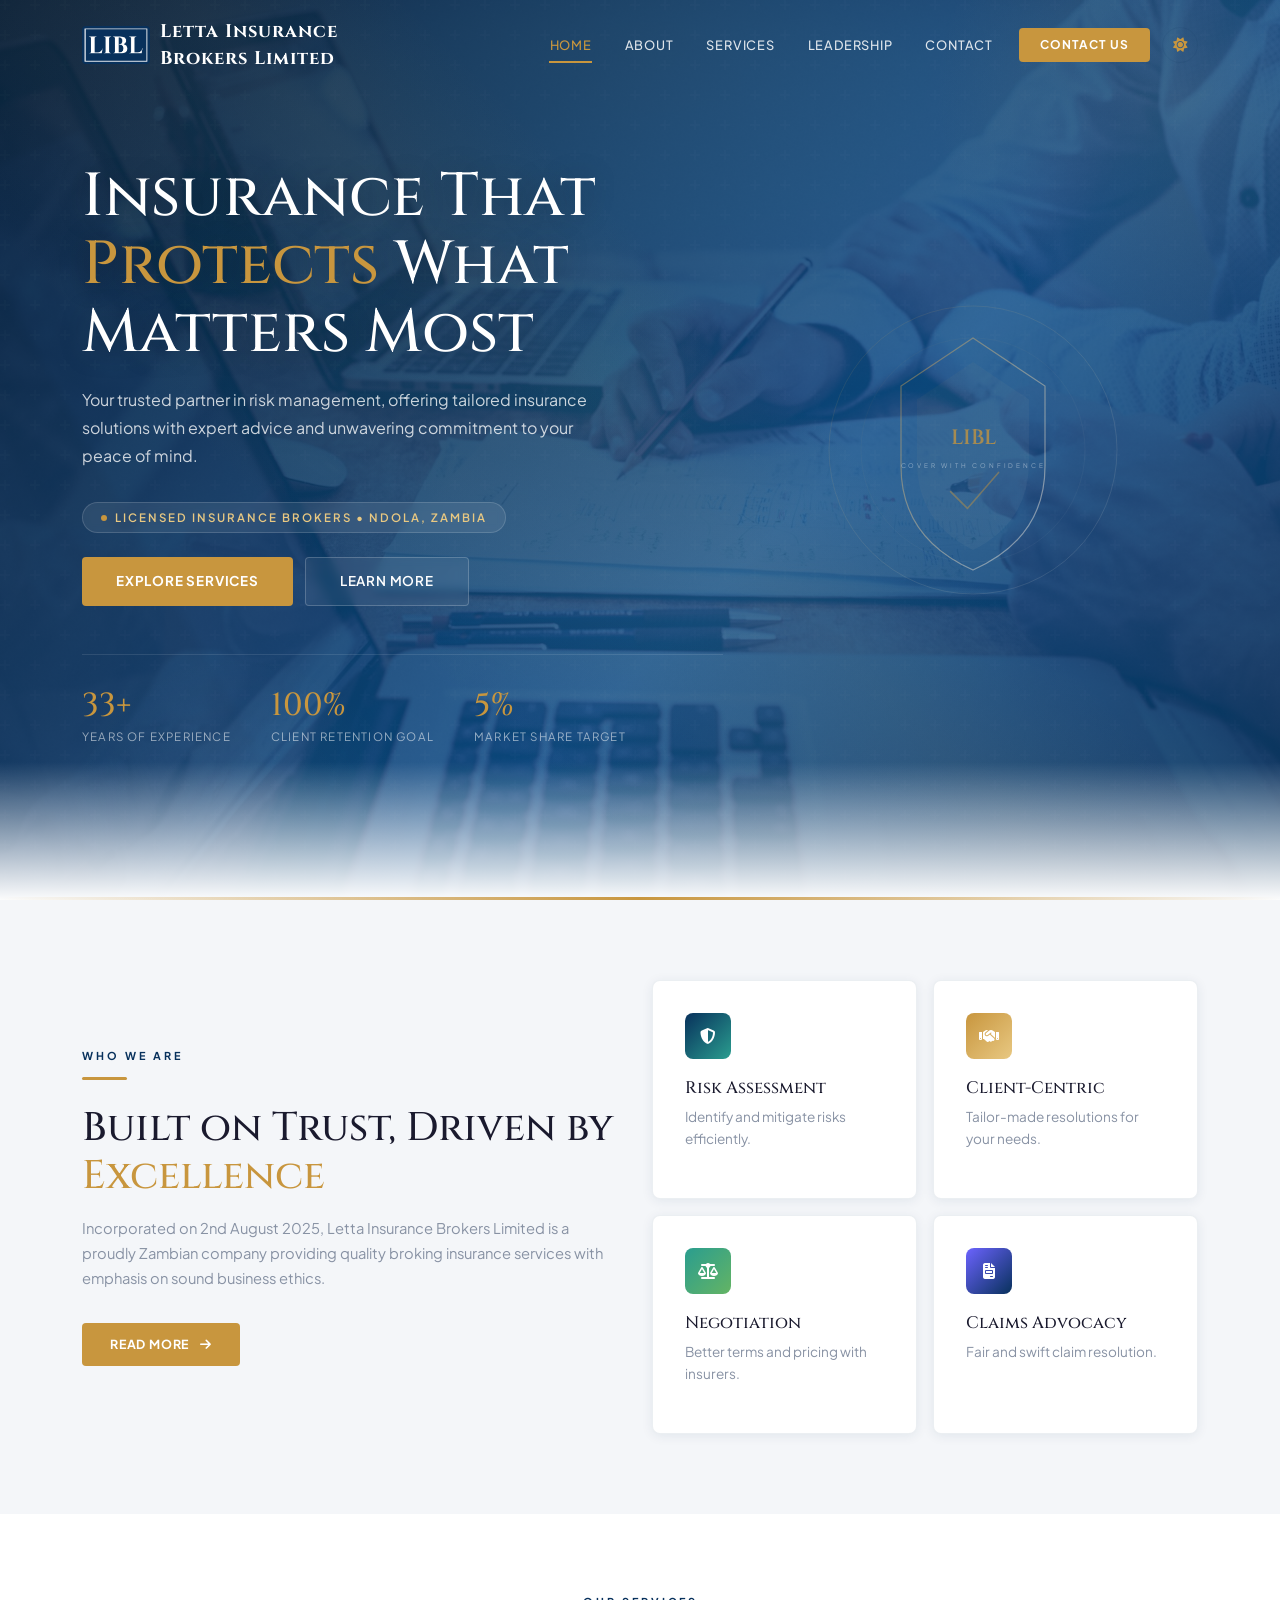
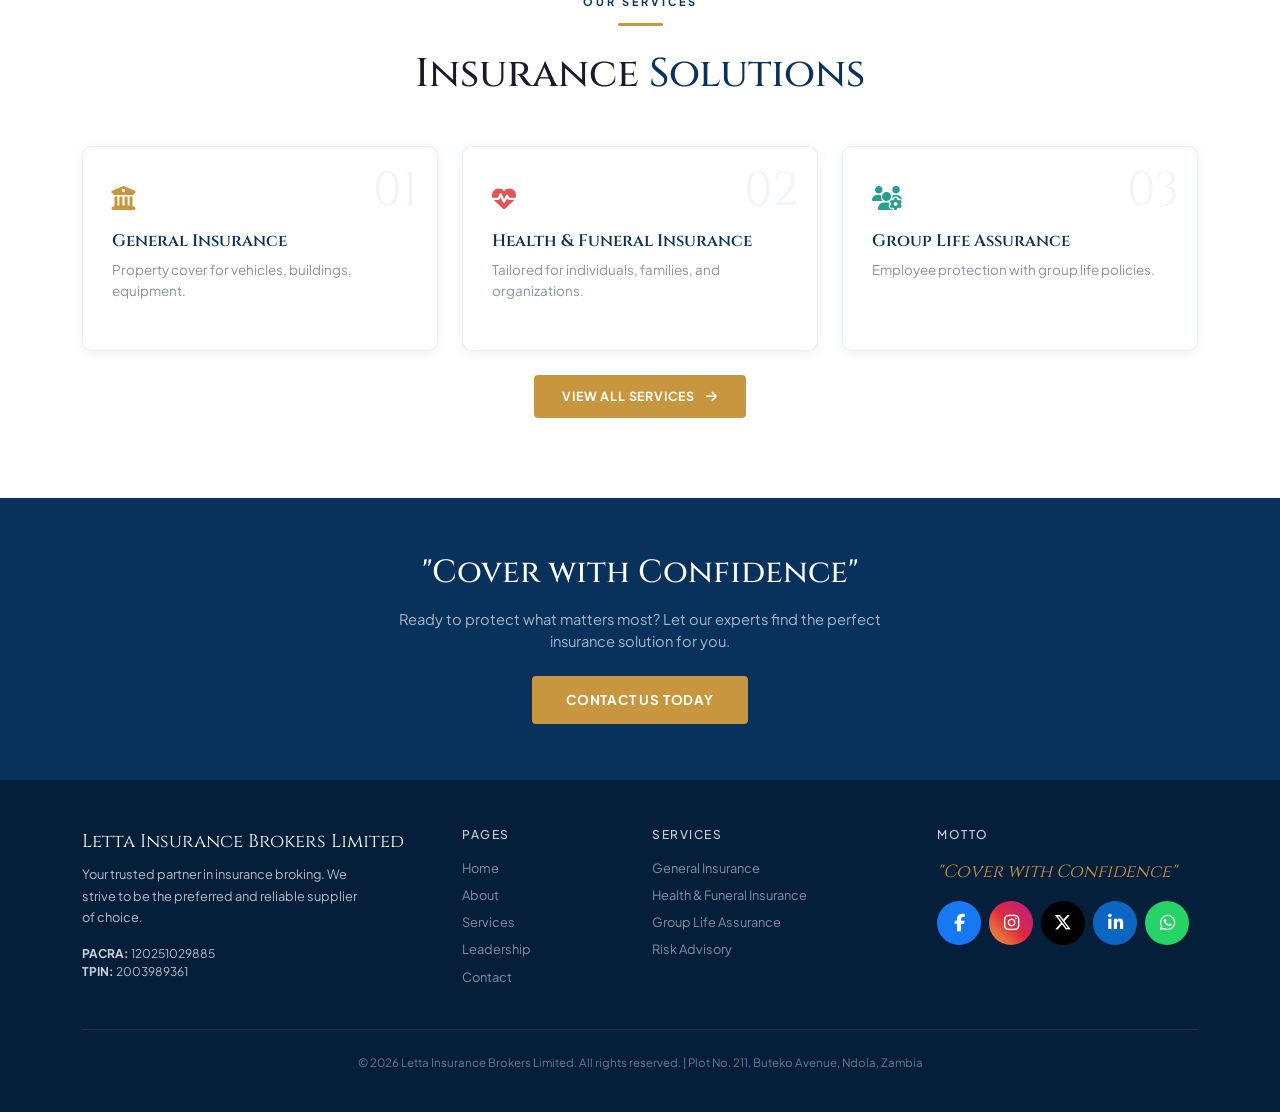
<file: index.html>
<!DOCTYPE html>
<html lang="en">
<head>
    <meta charset="UTF-8">
    <meta name="viewport" content="width=device-width, initial-scale=1.0">
    <title>Letta Insurance Brokers Limited | Cover with Confidence</title>
    <link href="https://cdn.jsdelivr.net/npm/bootstrap@5.3.2/dist/css/bootstrap.min.css" rel="stylesheet">
    <link href="https://cdnjs.cloudflare.com/ajax/libs/font-awesome/6.5.1/css/all.min.css" rel="stylesheet">
    <link href="https://fonts.googleapis.com/css2?family=Cinzel:wght@400;500;600;700&family=Plus+Jakarta+Sans:wght@300;400;500;600;700;800&display=swap" rel="stylesheet">
    <link href="css/styles.css" rel="stylesheet">
    <style>
        .hero{min-height:100vh;display:flex;align-items:center;position:relative;overflow:hidden;
            background-color:var(--primary-dark);
            background-image:url('img/hero-bg.jpeg');
            background-size:cover;background-position:center;background-attachment:fixed}
        .hero::before{content:'';position:absolute;inset:0;
            background:linear-gradient(135deg,
                rgba(5,30,58,.92) 0%,
                rgba(8,49,92,.88) 30%,
                rgba(13,74,138,.82) 60%,
                rgba(8,49,92,.90) 100%);
            z-index:1}
        .hero::after{content:'';position:absolute;bottom:-2px;left:0;right:0;height:140px;background:linear-gradient(to top,var(--bg),transparent);z-index:3}
        .hero .hero-pattern{position:absolute;inset:0;z-index:2;opacity:.4;
            background:url("data:image/svg+xml,%3Csvg width='60' height='60' viewBox='0 0 60 60' xmlns='http://www.w3.org/2000/svg'%3E%3Cg fill='none'%3E%3Cg fill='%23ffffff' fill-opacity='0.03'%3E%3Cpath d='M36 34v-4h-2v4h-4v2h4v4h2v-4h4v-2h-4zm0-30V0h-2v4h-4v2h4v4h2V6h4V4h-4zM6 34v-4H4v4H0v2h4v4h2v-4h4v-2H6zM6 4V0H4v4H0v2h4v4h2V6h4V4H6z'/%3E%3C/g%3E%3C/g%3E%3C/svg%3E")}
        .hero .hero-streak{position:absolute;top:-50%;left:-50%;width:200%;height:200%;z-index:2;
            background:linear-gradient(45deg,transparent 40%,rgba(200,150,62,.04) 45%,rgba(200,150,62,.06) 50%,transparent 55%);
            animation:streak 8s ease-in-out infinite}
        @keyframes streak{0%,100%{transform:translateX(-30%) translateY(-10%)}50%{transform:translateX(10%) translateY(5%)}}
        .hero-shape{position:absolute;border-radius:50%;z-index:2}
        .hero-shape-1{width:500px;height:500px;background:radial-gradient(circle,rgba(200,150,62,.1),transparent 70%);top:-150px;right:-150px;animation:fs 9s ease-in-out infinite}
        .hero-shape-2{width:350px;height:350px;background:radial-gradient(circle,rgba(255,255,255,.05),transparent 70%);bottom:-100px;left:5%;animation:fs 11s ease-in-out infinite reverse}
        .hero-shape-3{width:200px;height:200px;background:radial-gradient(circle,rgba(42,157,143,.06),transparent 70%);top:30%;left:40%;animation:fs 7s ease-in-out infinite 2s}
        @keyframes fs{0%,100%{transform:translate(0,0)}50%{transform:translate(25px,-35px)}}
        .hero .hero-accent-line{position:absolute;bottom:0;left:0;right:0;height:3px;z-index:4;
            background:linear-gradient(90deg,transparent,var(--gold),transparent)}
        .hero-badge{display:inline-flex;align-items:center;gap:8px;background:rgba(255,255,255,.08);border:1px solid rgba(255,255,255,.15);border-radius:50px;padding:6px 18px;font-size:.72rem;font-weight:600;letter-spacing:2px;text-transform:uppercase;color:var(--gold-light);margin-bottom:1.5rem;backdrop-filter:blur(4px)}
        .hero-badge .dot{width:6px;height:6px;background:var(--gold);border-radius:50%;animation:pd 2s infinite}
        @keyframes pd{0%,100%{opacity:1;transform:scale(1)}50%{opacity:.4;transform:scale(1.6)}}
        .hero h1{font-size:clamp(2.2rem,5vw,3.8rem);line-height:1.12;margin-bottom:1.2rem;color:#fff;text-shadow:0 2px 30px rgba(0,0,0,.3)}
        .hero h1 .accent{color:var(--gold)}
        .hero-desc{font-size:1rem;line-height:1.75;color:rgba(255,255,255,.78);max-width:520px;margin-bottom:2rem}
        .hero-btns{display:flex;gap:12px;flex-wrap:wrap}
        .btn-white-outline{background:rgba(255,255,255,.06);color:#fff;font-weight:600;font-size:.84rem;letter-spacing:.8px;text-transform:uppercase;padding:13px 34px;border-radius:4px;border:1.5px solid rgba(255,255,255,.2);transition:all .3s;text-decoration:none;display:inline-block;backdrop-filter:blur(4px)}
        .btn-white-outline:hover{border-color:var(--gold);color:var(--gold);background:rgba(200,150,62,.08)}
        .hero-stats{display:flex;gap:2.5rem;margin-top:3rem;padding-top:2rem;border-top:1px solid rgba(255,255,255,.1)}
        .hero-stat h3{font-size:2rem;color:var(--gold);margin-bottom:.2rem}
        .hero-stat p{font-size:.72rem;color:rgba(255,255,255,.55);text-transform:uppercase;letter-spacing:1.2px}
    </style>
</head>
<body>
    <!-- ═══ PAGE CONTENT ONLY ═══ -->
    <!-- Navbar, footer, preloader, social float are injected by components.js -->

    <!-- Hero -->
    <section class="hero">
        <div class="hero-pattern"></div>
        <div class="hero-streak"></div>
        <div class="hero-shape hero-shape-1"></div>
        <div class="hero-shape hero-shape-2"></div>
        <div class="hero-shape hero-shape-3"></div>
        <div class="hero-accent-line"></div>
        <div class="container position-relative" style="z-index:5">
            <div class="row align-items-center">
                <div class="col-lg-7">
                   <br>
                    <h1 class="reveal reveal-delay-1">Insurance That<br><span class="accent">Protects</span> What<br>Matters Most</h1>
                    <p class="hero-desc reveal reveal-delay-2">Your trusted partner in risk management, offering tailored insurance solutions with expert advice and unwavering commitment to your peace of mind.</p>
                     <div class="hero-badge reveal"><span class="dot"></span> Licensed Insurance Brokers &bull; Ndola, Zambia</div>
                    <div class="hero-btns reveal reveal-delay-3"><a href="services/index.html" class="btn-gold">Explore Services</a><a href="about/index.html" class="btn-white-outline">Learn More</a></div>
                    <div class="hero-stats reveal reveal-delay-4">
                        <div class="hero-stat"><h3>33+</h3><p>Years OF Experience</p></div>
                        <div class="hero-stat"><h3>100%</h3><p>Client Retention Goal</p></div>
                        <div class="hero-stat"><h3>5%</h3><p>Market Share Target</p></div>
                    </div>
                </div>
                <div class="col-lg-5 d-none d-lg-flex justify-content-center">
                    <svg viewBox="0 0 400 400" style="width:320px;opacity:.9" class="reveal reveal-delay-3">
                        <defs><linearGradient id="sg" x1="0%" y1="0%" x2="100%" y2="100%"><stop offset="0%" stop-color="#C8963E"/><stop offset="100%" stop-color="#ffffff"/></linearGradient></defs>
                        <circle cx="200" cy="200" r="180" fill="none" stroke="url(#sg)" stroke-width=".8" opacity=".2"/>
                        <circle cx="200" cy="200" r="140" fill="none" stroke="url(#sg)" stroke-width=".5" opacity=".12"/>
                        <path d="M200 60 L290 120 L290 220 Q290 310 200 350 Q110 310 110 220 L110 120 Z" fill="none" stroke="url(#sg)" stroke-width="1.5" opacity=".5"/>
                        <path d="M200 90 L270 137 L270 215 Q270 290 200 325 Q130 290 130 215 L130 137 Z" fill="url(#sg)" opacity=".05"/>
                        <text x="200" y="192" text-anchor="middle" font-family="Cinzel,serif" font-size="26" fill="#C8963E" opacity=".85" font-weight="600">LIBL</text>
                        <text x="200" y="222" text-anchor="middle" font-family="Plus Jakarta Sans,sans-serif" font-size="8" fill="rgba(255,255,255,.5)" letter-spacing="3.5">COVER WITH CONFIDENCE</text>
                        <path d="M172 252 L193 273 L232 228" fill="none" stroke="#C8963E" stroke-width="2" stroke-linecap="round" stroke-linejoin="round" opacity=".5"/>
                    </svg>
                </div>
            </div>
        </div>
    </section>

    <!-- Quick About -->
    <section style="background:var(--bg-alt)">
        <div class="container"><div class="row align-items-center">
            <div class="col-lg-6">
                <p class="section-label reveal">Who We Are</p><div class="gold-line reveal reveal-delay-1"></div>
                <h2 class="section-title reveal reveal-delay-1">Built on Trust, Driven by <span style="color:var(--gold)">Excellence</span></h2>
                <p class="section-desc reveal reveal-delay-2">Incorporated on 2nd August 2025, Letta Insurance Brokers Limited is a proudly Zambian company providing quality broking insurance services with emphasis on sound business ethics.</p>
                <a href="about/index.html" class="btn-gold mt-3 reveal reveal-delay-3" style="font-size:.78rem;padding:12px 28px">Read More <i class="fas fa-arrow-right ms-2"></i></a>
            </div>
            <div class="col-lg-6 mt-4 mt-lg-0"><div class="row g-3">
                <div class="col-6"><div class="about-card reveal reveal-delay-1"><div class="about-icon" style="background:linear-gradient(135deg,#08315c,#2A9D8F)"><i class="fas fa-shield-halved"></i></div><h4>Risk Assessment</h4><p>Identify and mitigate risks efficiently.</p></div></div>
                <div class="col-6"><div class="about-card reveal reveal-delay-2"><div class="about-icon" style="background:linear-gradient(135deg,#C8963E,#E8C882)"><i class="fas fa-handshake"></i></div><h4>Client-Centric</h4><p>Tailor-made resolutions for your needs.</p></div></div>
                <div class="col-6"><div class="about-card reveal reveal-delay-3"><div class="about-icon" style="background:linear-gradient(135deg,#2A9D8F,#64b464)"><i class="fas fa-scale-balanced"></i></div><h4>Negotiation</h4><p>Better terms and pricing with insurers.</p></div></div>
                <div class="col-6"><div class="about-card reveal reveal-delay-4"><div class="about-icon" style="background:linear-gradient(135deg,#6C63FF,#08315c)"><i class="fas fa-file-invoice"></i></div><h4>Claims Advocacy</h4><p>Fair and swift claim resolution.</p></div></div>
            </div></div>
        </div></div>
    </section>

    <!-- Quick Services -->
    <section>
        <div class="container">
            <div class="text-center mb-5"><p class="section-label reveal">Our Services</p><div class="gold-line mx-auto reveal reveal-delay-1"></div><h2 class="section-title reveal reveal-delay-1">Insurance <span style="color:var(--primary)">Solutions</span></h2></div>
            <div class="row g-4">
                <div class="col-md-6 col-lg-4"><div class="service-card reveal reveal-delay-1"><span class="service-num">01</span><div class="service-icon" style="color:#C8963E"><i class="fas fa-building-columns"></i></div><h4>General Insurance</h4><p>Property cover for vehicles, buildings, equipment.</p></div></div>
                <div class="col-md-6 col-lg-4"><div class="service-card reveal reveal-delay-2"><span class="service-num">02</span><div class="service-icon" style="color:#E05555"><i class="fas fa-heart-pulse"></i></div><h4>Health & Funeral Insurance</h4><p>Tailored for individuals, families, and organizations.</p></div></div>
                <div class="col-md-6 col-lg-4"><div class="service-card reveal reveal-delay-3"><span class="service-num">03</span><div class="service-icon" style="color:#2A9D8F"><i class="fas fa-users-gear"></i></div><h4>Group Life Assurance</h4><p>Employee protection with group life policies.</p></div></div>
            </div>
            <div class="text-center mt-4 reveal reveal-delay-4"><a href="services/index.html" class="btn-gold" style="font-size:.78rem;padding:12px 28px">View All Services <i class="fas fa-arrow-right ms-2"></i></a></div>
        </div>
    </section>

    <!-- CTA -->
    <section style="background:var(--primary);padding:3.5rem 0"><div class="container text-center">
        <h2 style="color:#fff;font-size:clamp(1.4rem,3vw,2rem);margin-bottom:1rem" class="reveal">"Cover with Confidence"</h2>
        <p style="color:rgba(255,255,255,.65);font-size:.92rem;max-width:500px;margin:0 auto 1.5rem" class="reveal reveal-delay-1">Ready to protect what matters most? Let our experts find the perfect insurance solution for you.</p>
        <a href="contact/index.html" class="btn-gold reveal reveal-delay-2">Contact Us Today</a>
    </div></section>

    <!-- Scripts -->
    <script src="https://cdn.jsdelivr.net/npm/bootstrap@5.3.2/dist/js/bootstrap.bundle.min.js"></script>
    <script src="js/components.js"></script>
    <script src="js/main.js"></script>
    <script>
        function animateCounters(){document.querySelectorAll('.hero-stat h3').forEach(el=>{const txt=el.textContent,num=parseInt(txt),sfx=txt.replace(/[0-9]/g,'');let cur=0;const step=Math.ceil(num/35),t=setInterval(()=>{cur+=step;if(cur>=num){cur=num;clearInterval(t)}el.textContent=cur+sfx},30)})}
        const hObs=new IntersectionObserver(entries=>{entries.forEach(e=>{if(e.isIntersecting){animateCounters();hObs.disconnect()}})},{threshold:.3});
        const hs=document.querySelector('.hero-stats');if(hs)hObs.observe(hs);
    </script>
</body>
</html>
</file>
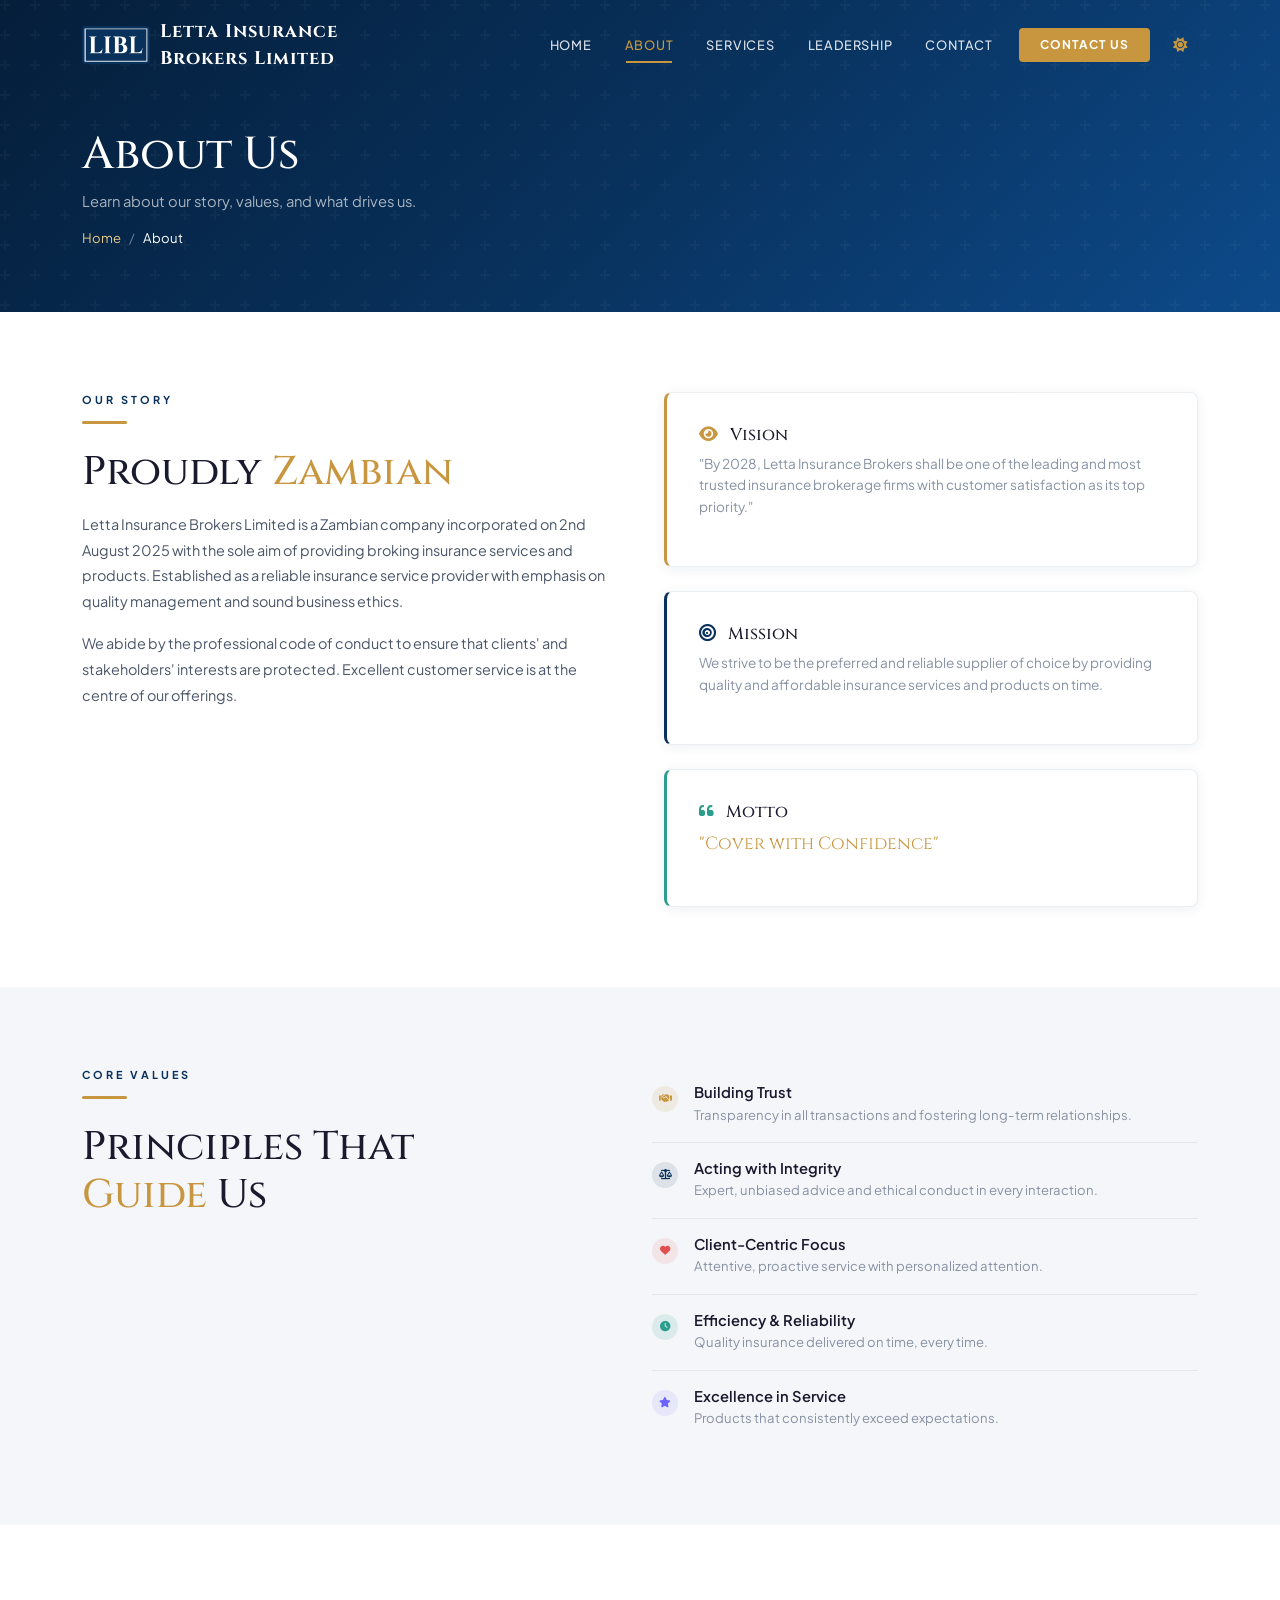
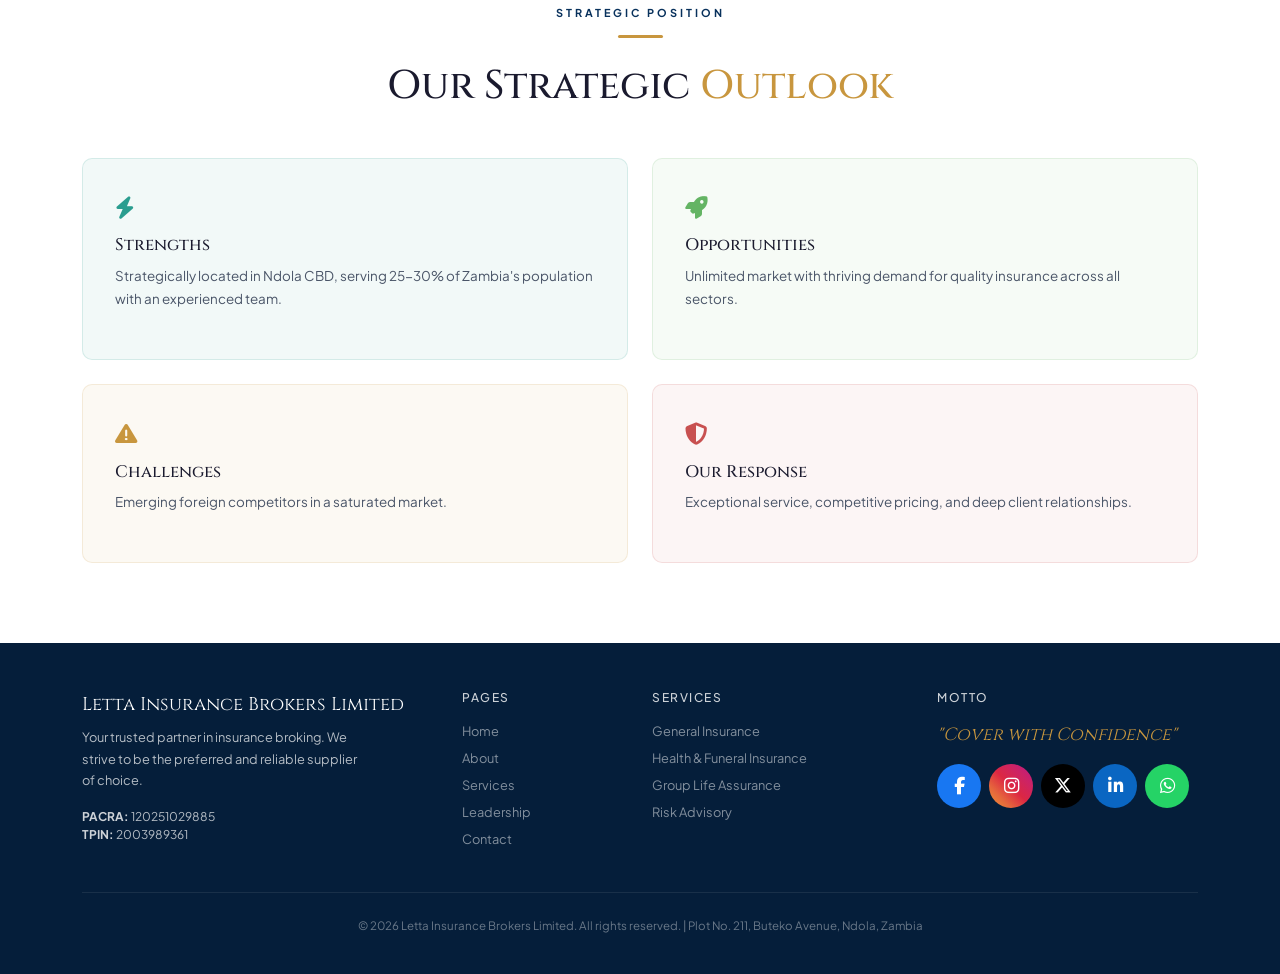
<file: about/index.html>
<!DOCTYPE html>
<html lang="en">
<head>
    <meta charset="UTF-8">
    <meta name="viewport" content="width=device-width, initial-scale=1.0">
    <title>About Us | Letta Insurance Brokers Limited</title>
    <link href="https://cdn.jsdelivr.net/npm/bootstrap@5.3.2/dist/css/bootstrap.min.css" rel="stylesheet">
    <link href="https://cdnjs.cloudflare.com/ajax/libs/font-awesome/6.5.1/css/all.min.css" rel="stylesheet">
    <link href="https://fonts.googleapis.com/css2?family=Cinzel:wght@400;500;600;700&family=Plus+Jakarta+Sans:wght@300;400;500;600;700;800&display=swap" rel="stylesheet">
    <link href="../css/styles.css" rel="stylesheet">
</head>
<body>
    <div class="page-hero"><div class="container"><h1>About Us</h1><p>Learn about our story, values, and what drives us.</p><div class="breadcrumb"><a href="../index.html">Home</a> <span class="mx-2">/</span> <span style="color:#fff">About</span></div></div></div>

    <section><div class="container"><div class="row g-5">
        <div class="col-lg-6">
            <p class="section-label reveal">Our Story</p><div class="gold-line reveal reveal-delay-1"></div>
            <h2 class="section-title reveal reveal-delay-1">Proudly <span style="color:var(--gold)">Zambian</span></h2>
            <p class="reveal reveal-delay-2" style="color:var(--text-light);font-size:.9rem;line-height:1.8">Letta Insurance Brokers Limited is a Zambian company incorporated on 2nd August 2025 with the sole aim of providing broking insurance services and products. Established as a reliable insurance service provider with emphasis on quality management and sound business ethics.</p>
            <p class="reveal reveal-delay-3" style="color:var(--text-light);font-size:.9rem;line-height:1.8;margin-top:1rem">We abide by the professional code of conduct to ensure that clients' and stakeholders' interests are protected. Excellent customer service is at the centre of our offerings.</p>
        </div>
        <div class="col-lg-6"><div class="row g-4">
            <div class="col-12"><div class="about-card reveal reveal-delay-1" style="border-left:3px solid var(--gold)"><h4><i class="fas fa-eye me-2" style="color:var(--gold)"></i> Vision</h4><p>"By 2028, Letta Insurance Brokers shall be one of the leading and most trusted insurance brokerage firms with customer satisfaction as its top priority."</p></div></div>
            <div class="col-12"><div class="about-card reveal reveal-delay-2" style="border-left:3px solid var(--primary)"><h4><i class="fas fa-bullseye me-2" style="color:var(--primary)"></i> Mission</h4><p>We strive to be the preferred and reliable supplier of choice by providing quality and affordable insurance services and products on time.</p></div></div>
            <div class="col-12"><div class="about-card reveal reveal-delay-3" style="border-left:3px solid var(--teal)"><h4><i class="fas fa-quote-left me-2" style="color:var(--teal)"></i> Motto</h4><p style="font-family:'Cinzel',serif;font-size:1.1rem;color:var(--gold)">"Cover with Confidence"</p></div></div>
        </div></div>
    </div></div></section>

    <section style="background:var(--bg-alt)"><div class="container"><div class="row">
        <div class="col-lg-5"><p class="section-label reveal">Core Values</p><div class="gold-line reveal reveal-delay-1"></div><h2 class="section-title reveal reveal-delay-1">Principles That <span style="color:var(--gold)">Guide</span> Us</h2></div>
        <div class="col-lg-6 offset-lg-1 mt-4 mt-lg-0">
            <div class="value-item reveal reveal-delay-1"><div class="value-check" style="background:rgba(200,150,62,.12);color:#C8963E"><i class="fas fa-handshake"></i></div><div><h5>Building Trust</h5><p>Transparency in all transactions and fostering long-term relationships.</p></div></div>
            <div class="value-item reveal reveal-delay-2"><div class="value-check" style="background:rgba(8,49,92,.1);color:#08315c"><i class="fas fa-scale-balanced"></i></div><div><h5>Acting with Integrity</h5><p>Expert, unbiased advice and ethical conduct in every interaction.</p></div></div>
            <div class="value-item reveal reveal-delay-3"><div class="value-check" style="background:rgba(232,80,80,.1);color:#E05050"><i class="fas fa-heart"></i></div><div><h5>Client-Centric Focus</h5><p>Attentive, proactive service with personalized attention.</p></div></div>
            <div class="value-item reveal reveal-delay-4"><div class="value-check" style="background:rgba(42,157,143,.12);color:#2A9D8F"><i class="fas fa-clock"></i></div><div><h5>Efficiency & Reliability</h5><p>Quality insurance delivered on time, every time.</p></div></div>
            <div class="value-item reveal reveal-delay-5"><div class="value-check" style="background:rgba(108,99,255,.1);color:#6C63FF"><i class="fas fa-star"></i></div><div><h5>Excellence in Service</h5><p>Products that consistently exceed expectations.</p></div></div>
        </div>
    </div></div></section>

    <section><div class="container">
        <div class="text-center mb-5"><p class="section-label reveal">Strategic Position</p><div class="gold-line mx-auto reveal reveal-delay-1"></div><h2 class="section-title reveal reveal-delay-1">Our Strategic <span style="color:var(--gold)">Outlook</span></h2></div>
        <div class="row g-4">
            <div class="col-md-6"><div class="swot-card swot-s reveal reveal-delay-1"><div class="swot-icon" style="color:#2A9D8F"><i class="fas fa-bolt"></i></div><h4>Strengths</h4><p>Strategically located in Ndola CBD, serving 25-30% of Zambia's population with an experienced team.</p></div></div>
            <div class="col-md-6"><div class="swot-card swot-o reveal reveal-delay-2"><div class="swot-icon" style="color:#64b464"><i class="fas fa-rocket"></i></div><h4>Opportunities</h4><p>Unlimited market with thriving demand for quality insurance across all sectors.</p></div></div>
            <div class="col-md-6"><div class="swot-card swot-w reveal reveal-delay-3"><div class="swot-icon" style="color:#C8963E"><i class="fas fa-triangle-exclamation"></i></div><h4>Challenges</h4><p>Emerging foreign competitors in a saturated market.</p></div></div>
            <div class="col-md-6"><div class="swot-card swot-t reveal reveal-delay-4"><div class="swot-icon" style="color:#c85050"><i class="fas fa-shield-halved"></i></div><h4>Our Response</h4><p>Exceptional service, competitive pricing, and deep client relationships.</p></div></div>
        </div>
    </div></section>

    <script src="https://cdn.jsdelivr.net/npm/bootstrap@5.3.2/dist/js/bootstrap.bundle.min.js"></script>
    <script src="../js/components.js"></script>
    <script src="../js/main.js"></script>
</body>
</html>
</file>
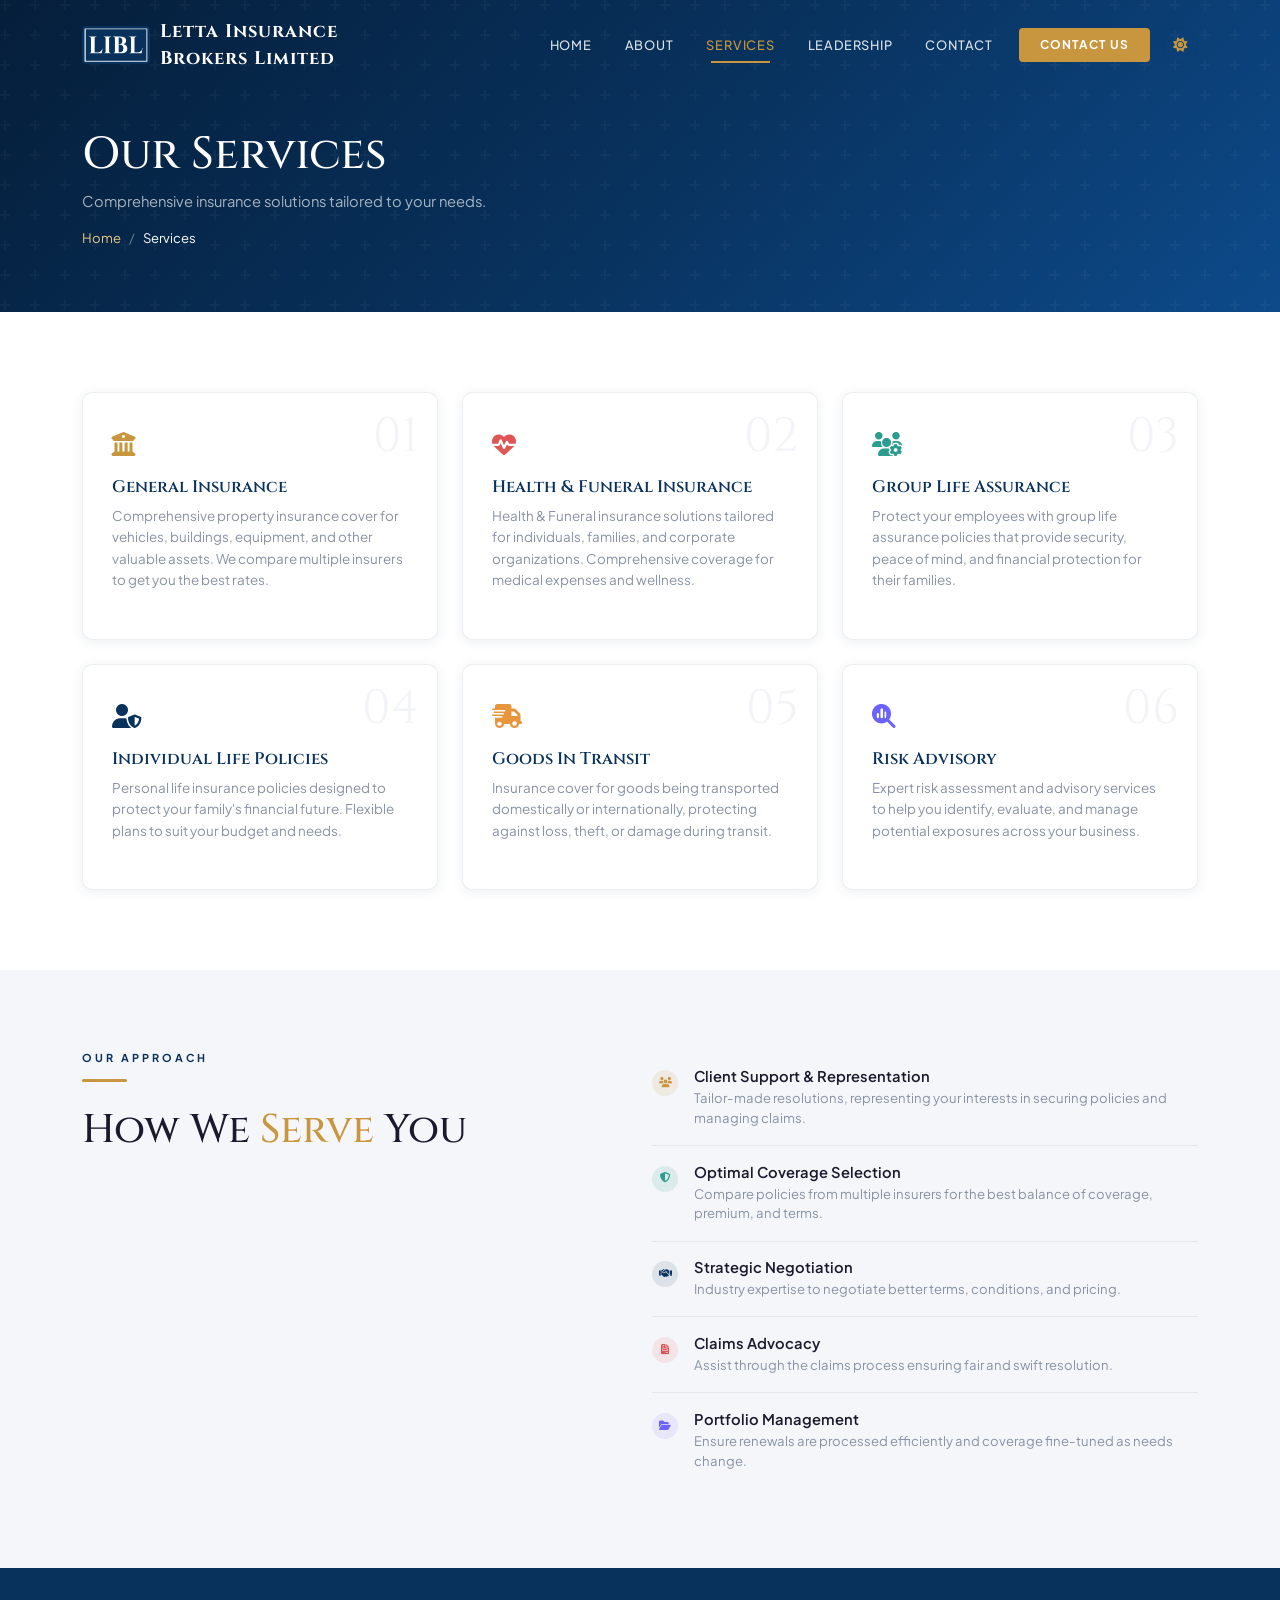
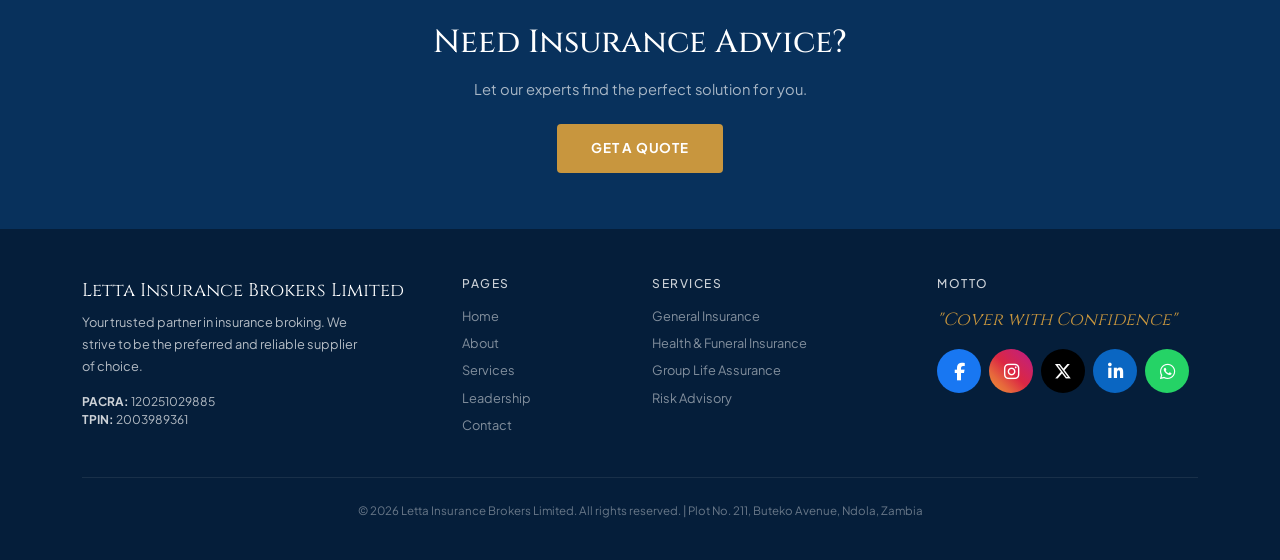
<file: services/index.html>
<!DOCTYPE html>
<html lang="en">
<head>
    <meta charset="UTF-8">
    <meta name="viewport" content="width=device-width, initial-scale=1.0">
    <title>Services | Letta Insurance Brokers Limited</title>
    <link href="https://cdn.jsdelivr.net/npm/bootstrap@5.3.2/dist/css/bootstrap.min.css" rel="stylesheet">
    <link href="https://cdnjs.cloudflare.com/ajax/libs/font-awesome/6.5.1/css/all.min.css" rel="stylesheet">
    <link href="https://fonts.googleapis.com/css2?family=Cinzel:wght@400;500;600;700&family=Plus+Jakarta+Sans:wght@300;400;500;600;700;800&display=swap" rel="stylesheet">
    <link href="../css/styles.css" rel="stylesheet">
</head>
<body>
    <div class="page-hero"><div class="container"><h1>Our Services</h1><p>Comprehensive insurance solutions tailored to your needs.</p><div class="breadcrumb"><a href="../index.html">Home</a> <span class="mx-2">/</span> <span style="color:#fff">Services</span></div></div></div>

    <section><div class="container"><div class="row g-4">
        <div class="col-md-6 col-lg-4"><div class="service-card reveal reveal-delay-1"><span class="service-num">01</span><div class="service-icon" style="color:#C8963E"><i class="fas fa-building-columns"></i></div><h4>General Insurance</h4><p>Comprehensive property insurance cover for vehicles, buildings, equipment, and other valuable assets. We compare multiple insurers to get you the best rates.</p></div></div>
        <div class="col-md-6 col-lg-4"><div class="service-card reveal reveal-delay-2"><span class="service-num">02</span><div class="service-icon" style="color:#E05555"><i class="fas fa-heart-pulse"></i></div><h4>Health & Funeral Insurance</h4><p>Health & Funeral insurance solutions tailored for individuals, families, and corporate organizations. Comprehensive coverage for medical expenses and wellness.</p></div></div>
        <div class="col-md-6 col-lg-4"><div class="service-card reveal reveal-delay-3"><span class="service-num">03</span><div class="service-icon" style="color:#2A9D8F"><i class="fas fa-users-gear"></i></div><h4>Group Life Assurance</h4><p>Protect your employees with group life assurance policies that provide security, peace of mind, and financial protection for their families.</p></div></div>
        <div class="col-md-6 col-lg-4"><div class="service-card reveal reveal-delay-4"><span class="service-num">04</span><div class="service-icon" style="color:#08315c"><i class="fas fa-user-shield"></i></div><h4>Individual Life Policies</h4><p>Personal life insurance policies designed to protect your family's financial future. Flexible plans to suit your budget and needs.</p></div></div>
        <div class="col-md-6 col-lg-4"><div class="service-card reveal reveal-delay-5"><span class="service-num">05</span><div class="service-icon" style="color:#E8963E"><i class="fas fa-truck-fast"></i></div><h4>Goods In Transit</h4><p>Insurance cover for goods being transported domestically or internationally, protecting against loss, theft, or damage during transit.</p></div></div>
        <div class="col-md-6 col-lg-4"><div class="service-card reveal reveal-delay-6"><span class="service-num">06</span><div class="service-icon" style="color:#6C63FF"><i class="fas fa-magnifying-glass-chart"></i></div><h4>Risk Advisory</h4><p>Expert risk assessment and advisory services to help you identify, evaluate, and manage potential exposures across your business.</p></div></div>
    </div></div></section>

    <section style="background:var(--bg-alt)"><div class="container"><div class="row">
        <div class="col-lg-5"><p class="section-label reveal">Our Approach</p><div class="gold-line reveal reveal-delay-1"></div><h2 class="section-title reveal reveal-delay-1">How We <span style="color:var(--gold)">Serve</span> You</h2></div>
        <div class="col-lg-6 offset-lg-1 mt-4 mt-lg-0">
            <div class="value-item reveal reveal-delay-1"><div class="value-check" style="background:rgba(200,150,62,.12);color:#C8963E"><i class="fas fa-users"></i></div><div><h5>Client Support & Representation</h5><p>Tailor-made resolutions, representing your interests in securing policies and managing claims.</p></div></div>
            <div class="value-item reveal reveal-delay-2"><div class="value-check" style="background:rgba(42,157,143,.12);color:#2A9D8F"><i class="fas fa-shield-halved"></i></div><div><h5>Optimal Coverage Selection</h5><p>Compare policies from multiple insurers for the best balance of coverage, premium, and terms.</p></div></div>
            <div class="value-item reveal reveal-delay-3"><div class="value-check" style="background:rgba(8,49,92,.1);color:#08315c"><i class="fas fa-handshake"></i></div><div><h5>Strategic Negotiation</h5><p>Industry expertise to negotiate better terms, conditions, and pricing.</p></div></div>
            <div class="value-item reveal reveal-delay-4"><div class="value-check" style="background:rgba(232,80,80,.1);color:#E05050"><i class="fas fa-file-invoice"></i></div><div><h5>Claims Advocacy</h5><p>Assist through the claims process ensuring fair and swift resolution.</p></div></div>
            <div class="value-item reveal reveal-delay-5"><div class="value-check" style="background:rgba(108,99,255,.1);color:#6C63FF"><i class="fas fa-folder-open"></i></div><div><h5>Portfolio Management</h5><p>Ensure renewals are processed efficiently and coverage fine-tuned as needs change.</p></div></div>
        </div>
    </div></div></section>

    <section style="background:var(--primary);padding:3.5rem 0"><div class="container text-center"><h2 style="color:#fff;font-size:clamp(1.4rem,3vw,2rem);margin-bottom:1rem" class="reveal">Need Insurance Advice?</h2><p style="color:rgba(255,255,255,.65);max-width:500px;margin:0 auto 1.5rem;font-size:.92rem" class="reveal reveal-delay-1">Let our experts find the perfect solution for you.</p><a href="../contact/index.html" class="btn-gold reveal reveal-delay-2">Get a Quote</a></div></section>

    <script src="https://cdn.jsdelivr.net/npm/bootstrap@5.3.2/dist/js/bootstrap.bundle.min.js"></script>
    <script src="../js/components.js"></script>
    <script src="../js/main.js"></script>
</body>
</html>
</file>
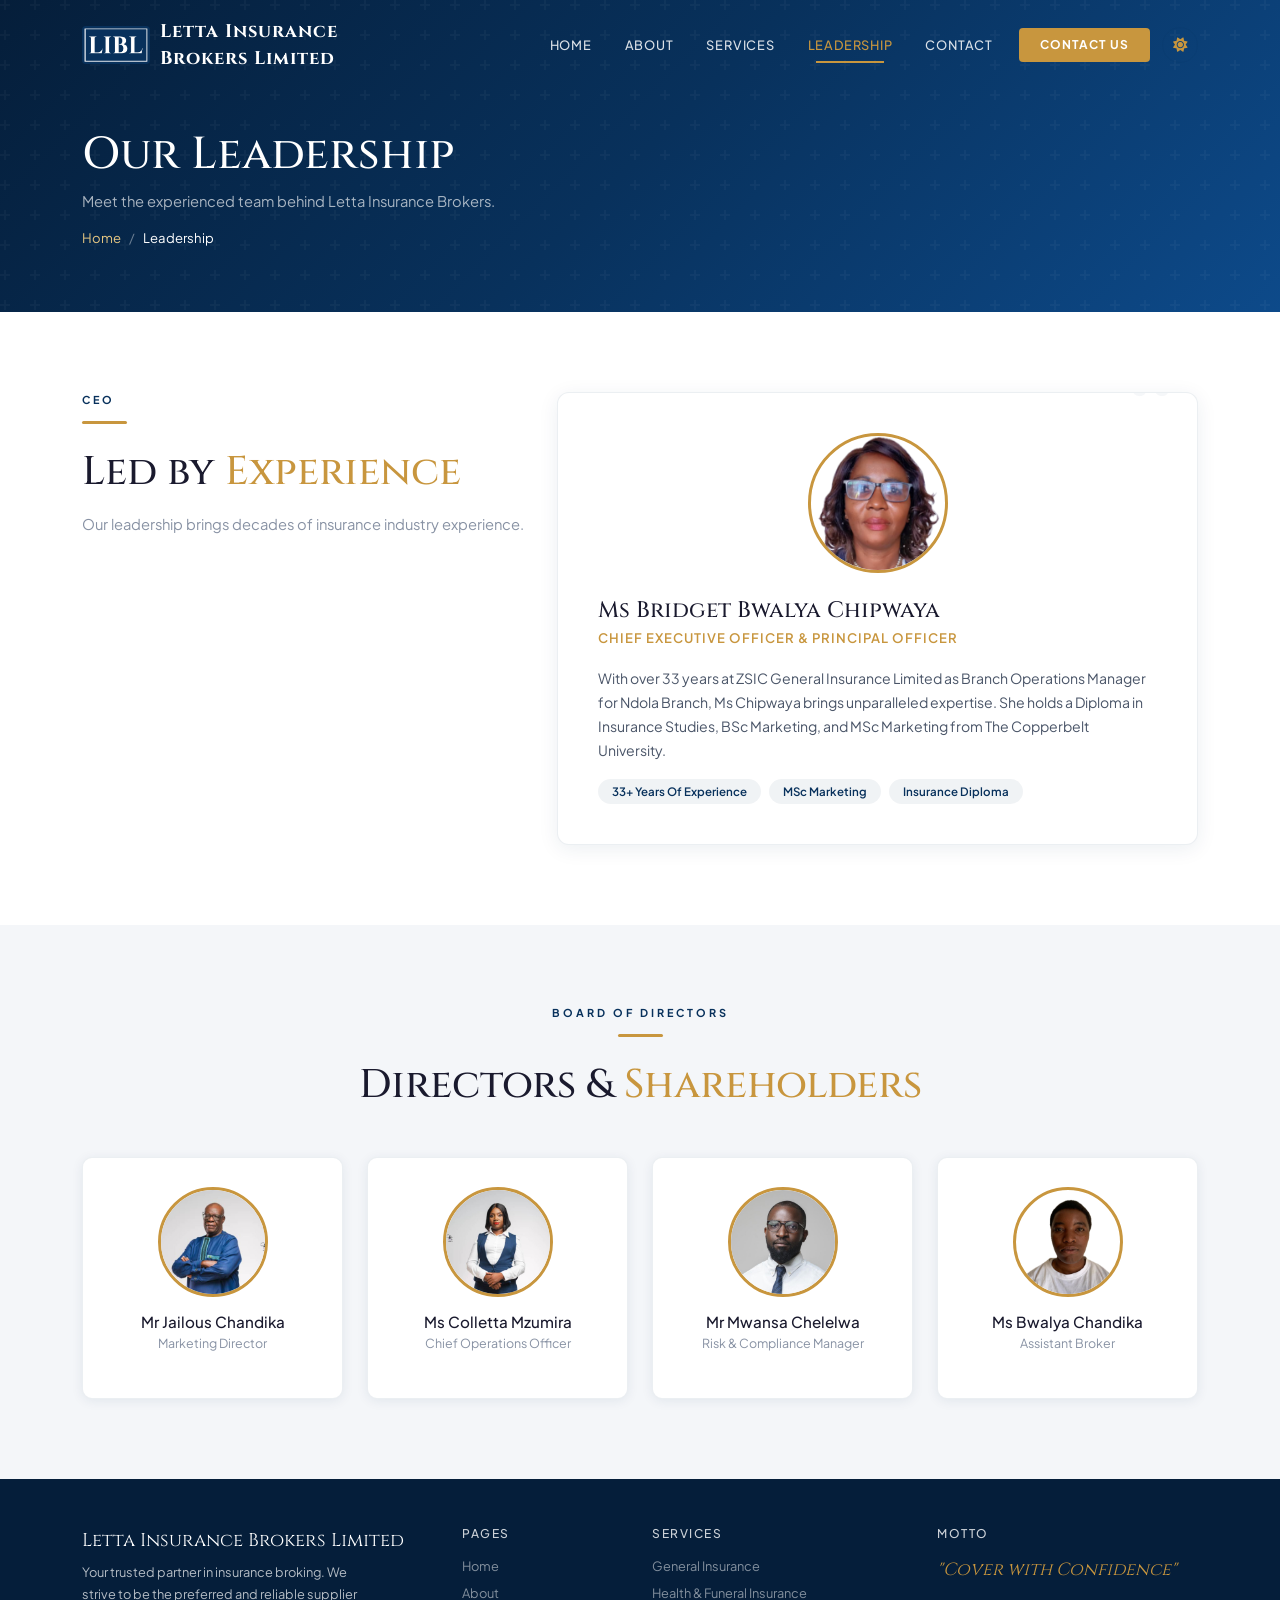
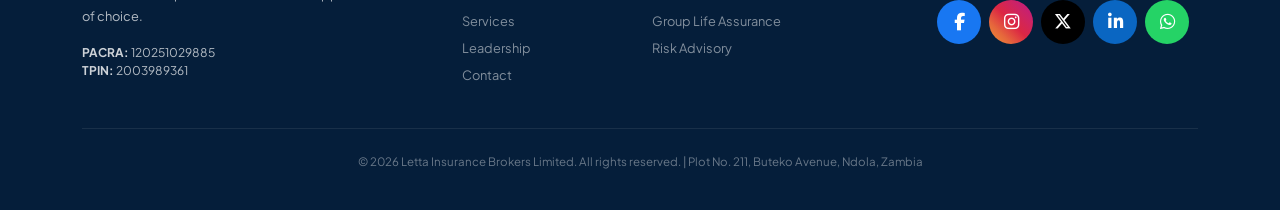
<file: team/index.html>
<!DOCTYPE html>
<html lang="en">
<head>
    <meta charset="UTF-8">
    <meta name="viewport" content="width=device-width, initial-scale=1.0">
    <title>Leadership | Letta Insurance Brokers Limited</title>
    <link href="https://cdn.jsdelivr.net/npm/bootstrap@5.3.2/dist/css/bootstrap.min.css" rel="stylesheet">
    <link href="https://cdnjs.cloudflare.com/ajax/libs/font-awesome/6.5.1/css/all.min.css" rel="stylesheet">
    <link href="https://fonts.googleapis.com/css2?family=Cinzel:wght@400;500;600;700&family=Plus+Jakarta+Sans:wght@300;400;500;600;700;800&display=swap" rel="stylesheet">
    <link href="../css/styles.css" rel="stylesheet">
    <style>
        .director-card{background:var(--bg-card);border:1px solid var(--border);border-radius:10px;padding:1.8rem;text-align:center;transition:all .3s;box-shadow:0 2px 12px var(--shadow)}
        .director-card:hover{transform:translateY(-4px);border-color:rgba(200,150,62,.3)}
        .director-initials{width:60px;height:60px;background:var(--primary);border-radius:50%;display:flex;align-items:center;justify-content:center;font-family:'Cinzel',serif;font-size:1.2rem;color:#fff;margin:0 auto 1rem}
        .ceo-photo{width:140px;height:140px;border-radius:50%;object-fit:cover;border:3px solid var(--gold);margin:0 auto 1.5rem;display:block}
        .director-photo{width:110px;height:110px;border-radius:50%;object-fit:cover;border:3px solid var(--gold);margin:0 auto 1rem;display:block}
        .director-card h5{font-size:.95rem;margin-bottom:.2rem;color:var(--text)}
        .director-card p{font-size:.78rem;color:var(--text-muted)}
        .org-chart{background:var(--bg-card);border:1px solid var(--border);border-radius:10px;padding:2rem;box-shadow:0 2px 12px var(--shadow);overflow-x:auto}
        .org-node{background:var(--primary);color:#fff;padding:8px 16px;border-radius:6px;font-size:.75rem;font-weight:600;text-align:center;display:inline-block;min-width:120px}
        .org-node-gold{background:var(--gold)}
        .org-line{border-left:2px solid var(--border);margin-left:50%;height:20px}
        .org-hline{border-top:2px solid var(--border)}
    </style>
</head>
<body>
    <div class="page-hero"><div class="container"><h1>Our Leadership</h1><p>Meet the experienced team behind Letta Insurance Brokers.</p><div class="breadcrumb"><a href="../index.html">Home</a> <span class="mx-2">/</span> <span style="color:#fff">Leadership</span></div></div></div>

    <section><div class="container"><div class="row">
        <div class="col-lg-5"><p class="section-label reveal">CEO</p><div class="gold-line reveal reveal-delay-1"></div><h2 class="section-title reveal reveal-delay-1">Led by <span style="color:var(--gold)">Experience</span></h2><p class="section-desc reveal reveal-delay-2">Our leadership brings decades of insurance industry experience.</p></div>
        <div class="col-lg-7 mt-4 mt-lg-0"><div class="ceo-card reveal reveal-delay-2"><img src="../img/team/bridget.png" alt="Ms Bridget Bwalya Chipwaya" class="ceo-photo"><h3 style="font-size:1.4rem;margin-bottom:.3rem">Ms Bridget Bwalya Chipwaya</h3><p style="color:var(--gold);font-size:.82rem;font-weight:600;letter-spacing:1px;text-transform:uppercase;margin-bottom:1.2rem">Chief Executive Officer & Principal Officer</p><p style="color:var(--text-light);font-size:.88rem;line-height:1.7">With over 33 years at ZSIC General Insurance Limited as Branch Operations Manager for Ndola Branch, Ms Chipwaya brings unparalleled expertise. She holds a Diploma in Insurance Studies, BSc Marketing, and MSc Marketing from The Copperbelt University.</p><div class="d-flex gap-2 mt-3 flex-wrap"><span class="ceo-tag">33+ Years Of Experience</span><span class="ceo-tag">MSc Marketing</span><span class="ceo-tag">Insurance Diploma</span></div></div></div>
    </div></div></section>

    <section style="background:var(--bg-alt)"><div class="container">
        <div class="text-center mb-5"><p class="section-label reveal">Board of Directors</p><div class="gold-line mx-auto reveal reveal-delay-1"></div><h2 class="section-title reveal reveal-delay-1">Directors & <span style="color:var(--gold)">Shareholders</span></h2></div>
        <div class="row g-4 justify-content-center">
            <div class="col-6 col-md-3"><div class="director-card reveal reveal-delay-1"><img src="../img/team/jailous.jpeg" alt="Mr Jailous Chandika" class="director-photo"><h5>Mr Jailous Chandika</h5><p>Marketing Director</p></div></div>
            <div class="col-6 col-md-3"><div class="director-card reveal reveal-delay-2"><img src="../img/team/bwalya.jpeg" alt="Ms Colletta Mzumira" class="director-photo"><h5>Ms Colletta Mzumira</h5><p>Chief Operations Officer</p></div></div>
            <div class="col-6 col-md-3"><div class="director-card reveal reveal-delay-3"><img src="../img/team/chelelwa.jpeg" alt="Mr Mwansa Chelelwa" class="director-photo"><h5>Mr Mwansa Chelelwa </h5><p>Risk & Compliance Manager</p></div></div>
            <div class="col-6 col-md-3"><div class="director-card reveal reveal-delay-4"><img src="../img/team/colletta.png" alt="Ms Bwalya Chandika" class="director-photo"><h5>Ms Bwalya Chandika</h5><p>Assistant Broker</p></div></div>
        </div>
    </div></section>

    <script src="https://cdn.jsdelivr.net/npm/bootstrap@5.3.2/dist/js/bootstrap.bundle.min.js"></script>
    <script src="../js/components.js"></script>
    <script src="../js/main.js"></script>
</body>
</html>
</file>
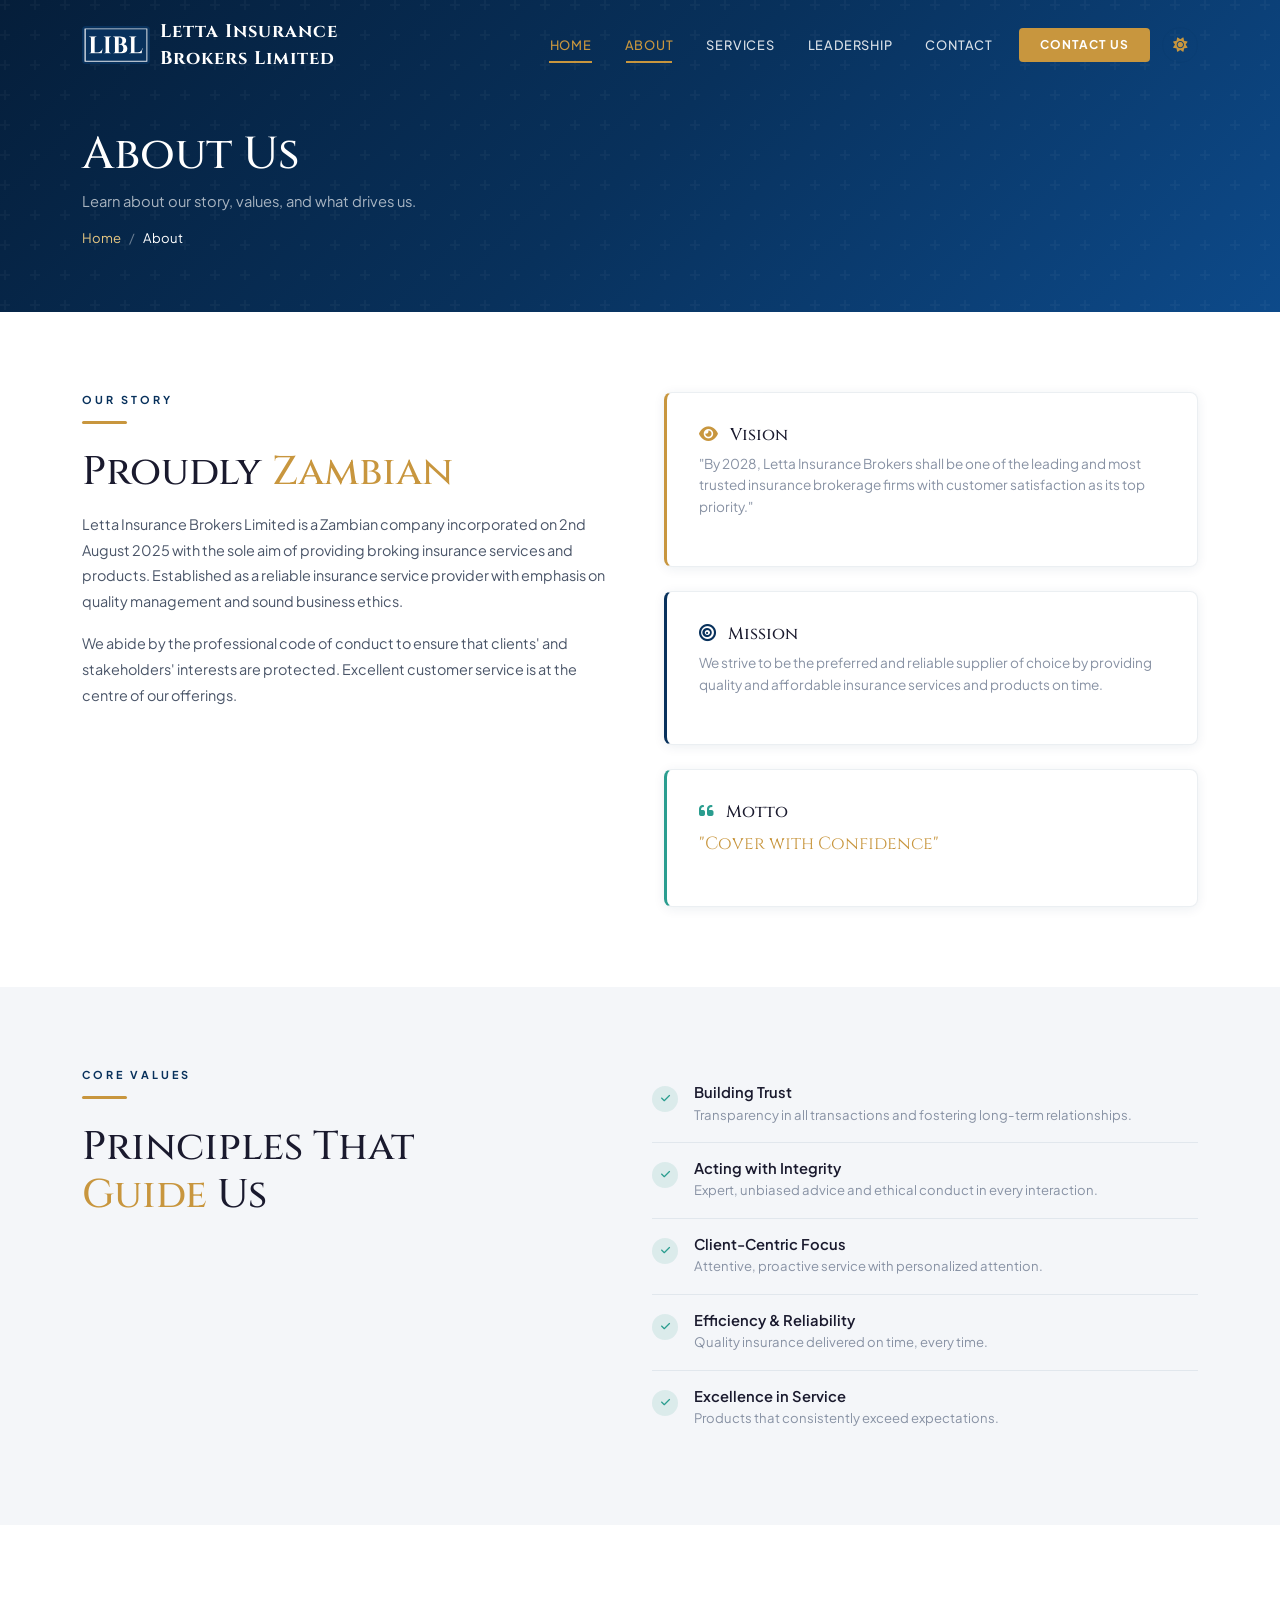
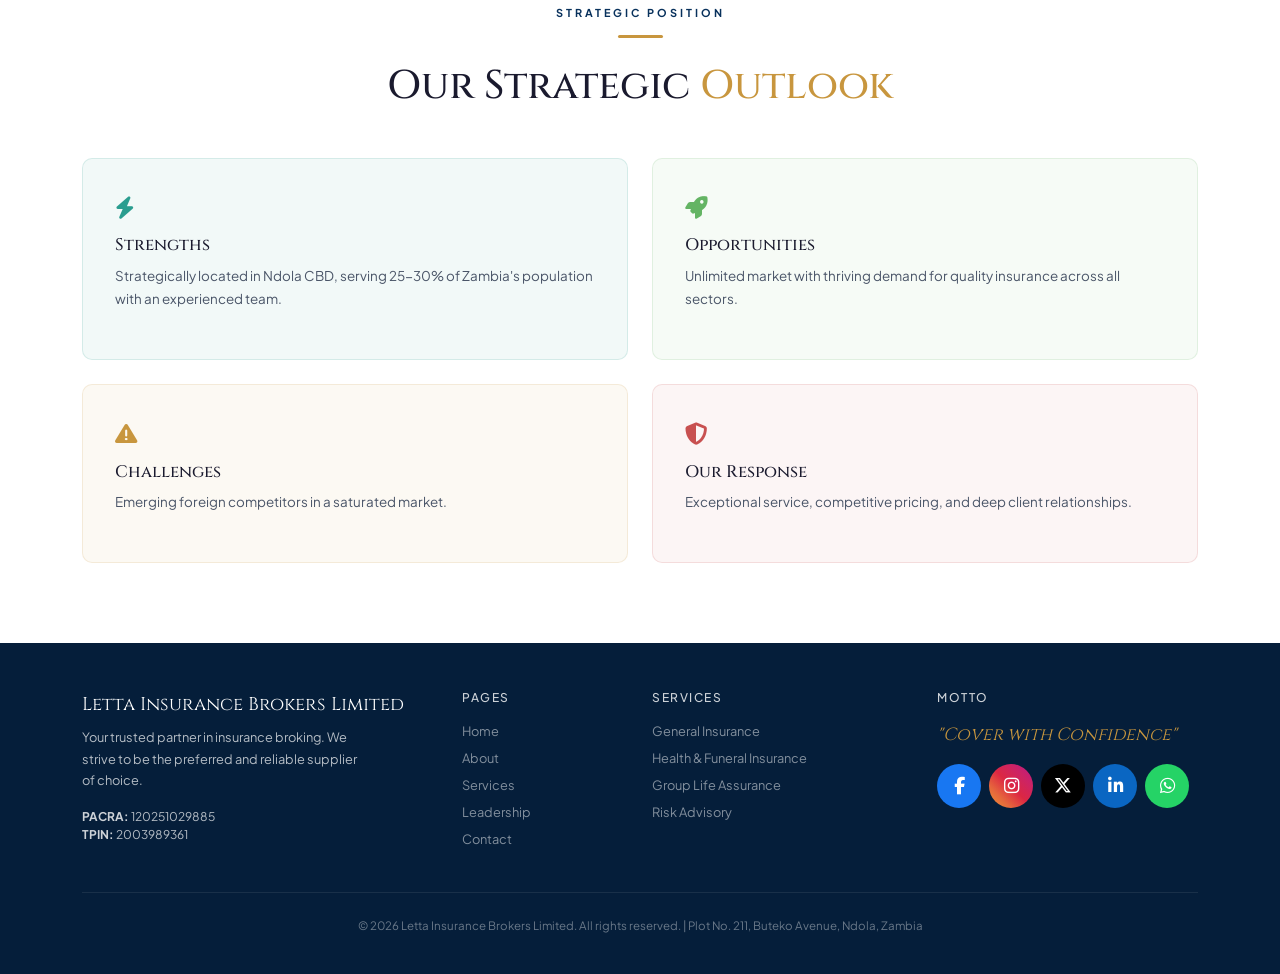
<file: about.html>
<!DOCTYPE html>
<html lang="en">
<head>
    <meta charset="UTF-8">
    <meta name="viewport" content="width=device-width, initial-scale=1.0">
    <title>About Us | Letta Insurance Brokers Limited</title>
    <link href="https://cdn.jsdelivr.net/npm/bootstrap@5.3.2/dist/css/bootstrap.min.css" rel="stylesheet">
    <link href="https://cdnjs.cloudflare.com/ajax/libs/font-awesome/6.5.1/css/all.min.css" rel="stylesheet">
    <link href="https://fonts.googleapis.com/css2?family=Cinzel:wght@400;500;600;700&family=Plus+Jakarta+Sans:wght@300;400;500;600;700;800&display=swap" rel="stylesheet">
    <link href="css/styles.css" rel="stylesheet">
</head>
<body>
    <div class="page-hero"><div class="container"><h1>About Us</h1><p>Learn about our story, values, and what drives us.</p><div class="breadcrumb"><a href="index.html">Home</a> <span class="mx-2">/</span> <span style="color:#fff">About</span></div></div></div>

    <section><div class="container"><div class="row g-5">
        <div class="col-lg-6">
            <p class="section-label reveal">Our Story</p><div class="gold-line reveal reveal-delay-1"></div>
            <h2 class="section-title reveal reveal-delay-1">Proudly <span style="color:var(--gold)">Zambian</span></h2>
            <p class="reveal reveal-delay-2" style="color:var(--text-light);font-size:.9rem;line-height:1.8">Letta Insurance Brokers Limited is a Zambian company incorporated on 2nd August 2025 with the sole aim of providing broking insurance services and products. Established as a reliable insurance service provider with emphasis on quality management and sound business ethics.</p>
            <p class="reveal reveal-delay-3" style="color:var(--text-light);font-size:.9rem;line-height:1.8;margin-top:1rem">We abide by the professional code of conduct to ensure that clients' and stakeholders' interests are protected. Excellent customer service is at the centre of our offerings.</p>
        </div>
        <div class="col-lg-6"><div class="row g-4">
            <div class="col-12"><div class="about-card reveal reveal-delay-1" style="border-left:3px solid var(--gold)"><h4><i class="fas fa-eye me-2" style="color:var(--gold)"></i> Vision</h4><p>"By 2028, Letta Insurance Brokers shall be one of the leading and most trusted insurance brokerage firms with customer satisfaction as its top priority."</p></div></div>
            <div class="col-12"><div class="about-card reveal reveal-delay-2" style="border-left:3px solid var(--primary)"><h4><i class="fas fa-bullseye me-2" style="color:var(--primary)"></i> Mission</h4><p>We strive to be the preferred and reliable supplier of choice by providing quality and affordable insurance services and products on time.</p></div></div>
            <div class="col-12"><div class="about-card reveal reveal-delay-3" style="border-left:3px solid var(--teal)"><h4><i class="fas fa-quote-left me-2" style="color:var(--teal)"></i> Motto</h4><p style="font-family:'Cinzel',serif;font-size:1.1rem;color:var(--gold)">"Cover with Confidence"</p></div></div>
        </div></div>
    </div></div></section>

    <section style="background:var(--bg-alt)"><div class="container"><div class="row">
        <div class="col-lg-5"><p class="section-label reveal">Core Values</p><div class="gold-line reveal reveal-delay-1"></div><h2 class="section-title reveal reveal-delay-1">Principles That <span style="color:var(--gold)">Guide</span> Us</h2></div>
        <div class="col-lg-6 offset-lg-1 mt-4 mt-lg-0">
            <div class="value-item reveal reveal-delay-1"><div class="value-check"><i class="fas fa-check"></i></div><div><h5>Building Trust</h5><p>Transparency in all transactions and fostering long-term relationships.</p></div></div>
            <div class="value-item reveal reveal-delay-2"><div class="value-check"><i class="fas fa-check"></i></div><div><h5>Acting with Integrity</h5><p>Expert, unbiased advice and ethical conduct in every interaction.</p></div></div>
            <div class="value-item reveal reveal-delay-3"><div class="value-check"><i class="fas fa-check"></i></div><div><h5>Client-Centric Focus</h5><p>Attentive, proactive service with personalized attention.</p></div></div>
            <div class="value-item reveal reveal-delay-4"><div class="value-check"><i class="fas fa-check"></i></div><div><h5>Efficiency & Reliability</h5><p>Quality insurance delivered on time, every time.</p></div></div>
            <div class="value-item reveal reveal-delay-5"><div class="value-check"><i class="fas fa-check"></i></div><div><h5>Excellence in Service</h5><p>Products that consistently exceed expectations.</p></div></div>
        </div>
    </div></div></section>

    <section><div class="container">
        <div class="text-center mb-5"><p class="section-label reveal">Strategic Position</p><div class="gold-line mx-auto reveal reveal-delay-1"></div><h2 class="section-title reveal reveal-delay-1">Our Strategic <span style="color:var(--gold)">Outlook</span></h2></div>
        <div class="row g-4">
            <div class="col-md-6"><div class="swot-card swot-s reveal reveal-delay-1"><div class="swot-icon" style="color:#2A9D8F"><i class="fas fa-bolt"></i></div><h4>Strengths</h4><p>Strategically located in Ndola CBD, serving 25-30% of Zambia's population with an experienced team.</p></div></div>
            <div class="col-md-6"><div class="swot-card swot-o reveal reveal-delay-2"><div class="swot-icon" style="color:#64b464"><i class="fas fa-rocket"></i></div><h4>Opportunities</h4><p>Unlimited market with thriving demand for quality insurance across all sectors.</p></div></div>
            <div class="col-md-6"><div class="swot-card swot-w reveal reveal-delay-3"><div class="swot-icon" style="color:#C8963E"><i class="fas fa-triangle-exclamation"></i></div><h4>Challenges</h4><p>Emerging foreign competitors in a saturated market.</p></div></div>
            <div class="col-md-6"><div class="swot-card swot-t reveal reveal-delay-4"><div class="swot-icon" style="color:#c85050"><i class="fas fa-shield-halved"></i></div><h4>Our Response</h4><p>Exceptional service, competitive pricing, and deep client relationships.</p></div></div>
        </div>
    </div></section>

    <script src="https://cdn.jsdelivr.net/npm/bootstrap@5.3.2/dist/js/bootstrap.bundle.min.js"></script>
    <script src="js/components.js"></script>
    <script src="js/main.js"></script>
</body>
</html>
</file>
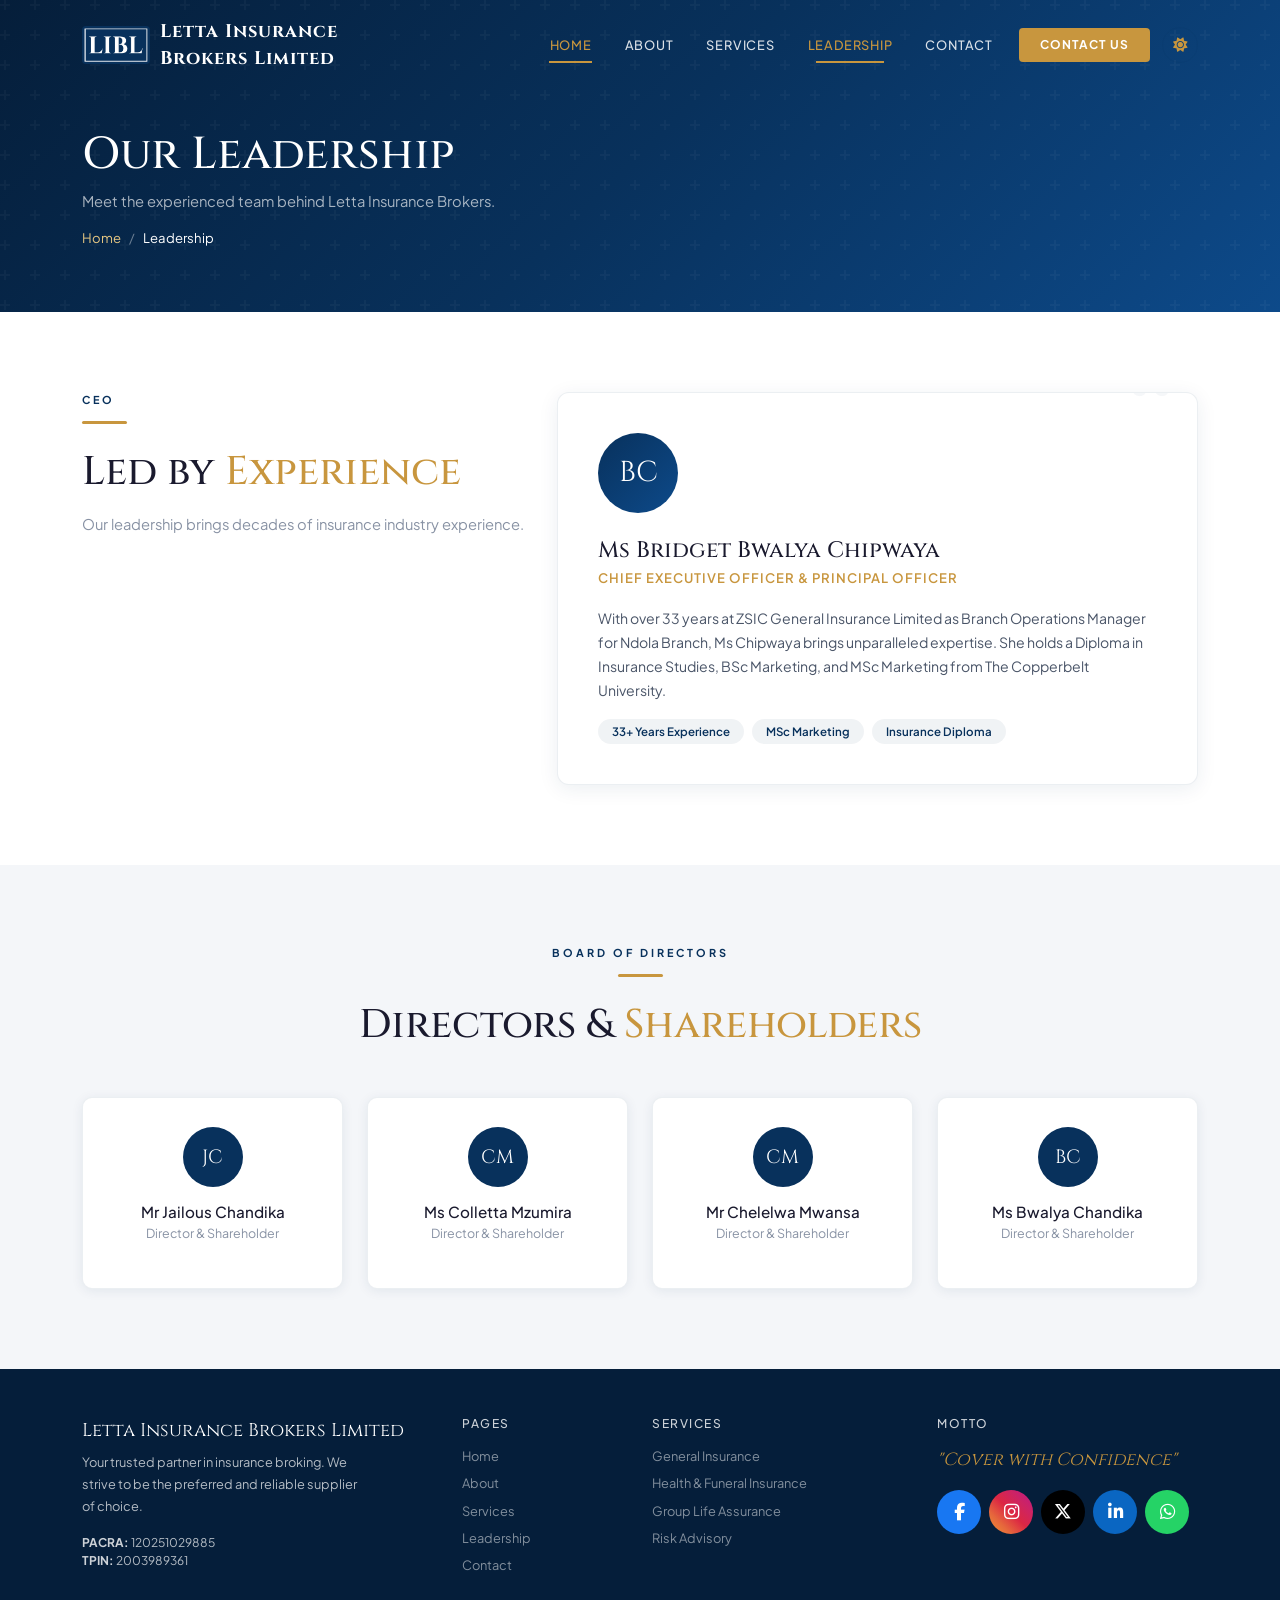
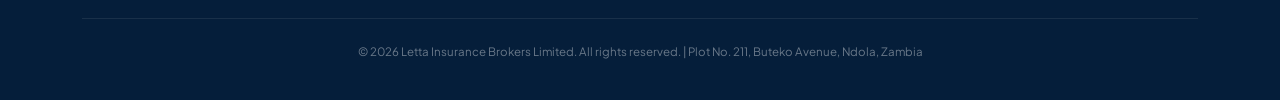
<file: team.html>
<!DOCTYPE html>
<html lang="en">
<head>
    <meta charset="UTF-8">
    <meta name="viewport" content="width=device-width, initial-scale=1.0">
    <title>Leadership | Letta Insurance Brokers Limited</title>
    <link href="https://cdn.jsdelivr.net/npm/bootstrap@5.3.2/dist/css/bootstrap.min.css" rel="stylesheet">
    <link href="https://cdnjs.cloudflare.com/ajax/libs/font-awesome/6.5.1/css/all.min.css" rel="stylesheet">
    <link href="https://fonts.googleapis.com/css2?family=Cinzel:wght@400;500;600;700&family=Plus+Jakarta+Sans:wght@300;400;500;600;700;800&display=swap" rel="stylesheet">
    <link href="css/styles.css" rel="stylesheet">
    <style>
        .director-card{background:var(--bg-card);border:1px solid var(--border);border-radius:10px;padding:1.8rem;text-align:center;transition:all .3s;box-shadow:0 2px 12px var(--shadow)}
        .director-card:hover{transform:translateY(-4px);border-color:rgba(200,150,62,.3)}
        .director-initials{width:60px;height:60px;background:var(--primary);border-radius:50%;display:flex;align-items:center;justify-content:center;font-family:'Cinzel',serif;font-size:1.2rem;color:#fff;margin:0 auto 1rem}
        .director-card h5{font-size:.95rem;margin-bottom:.2rem;color:var(--text)}
        .director-card p{font-size:.78rem;color:var(--text-muted)}
        .org-chart{background:var(--bg-card);border:1px solid var(--border);border-radius:10px;padding:2rem;box-shadow:0 2px 12px var(--shadow);overflow-x:auto}
        .org-node{background:var(--primary);color:#fff;padding:8px 16px;border-radius:6px;font-size:.75rem;font-weight:600;text-align:center;display:inline-block;min-width:120px}
        .org-node-gold{background:var(--gold)}
        .org-line{border-left:2px solid var(--border);margin-left:50%;height:20px}
        .org-hline{border-top:2px solid var(--border)}
    </style>
</head>
<body>
    <div class="page-hero"><div class="container"><h1>Our Leadership</h1><p>Meet the experienced team behind Letta Insurance Brokers.</p><div class="breadcrumb"><a href="index.html">Home</a> <span class="mx-2">/</span> <span style="color:#fff">Leadership</span></div></div></div>

    <section><div class="container"><div class="row">
        <div class="col-lg-5"><p class="section-label reveal">CEO</p><div class="gold-line reveal reveal-delay-1"></div><h2 class="section-title reveal reveal-delay-1">Led by <span style="color:var(--gold)">Experience</span></h2><p class="section-desc reveal reveal-delay-2">Our leadership brings decades of insurance industry experience.</p></div>
        <div class="col-lg-7 mt-4 mt-lg-0"><div class="ceo-card reveal reveal-delay-2"><div class="ceo-initials">BC</div><h3 style="font-size:1.4rem;margin-bottom:.3rem">Ms Bridget Bwalya Chipwaya</h3><p style="color:var(--gold);font-size:.82rem;font-weight:600;letter-spacing:1px;text-transform:uppercase;margin-bottom:1.2rem">Chief Executive Officer & Principal Officer</p><p style="color:var(--text-light);font-size:.88rem;line-height:1.7">With over 33 years at ZSIC General Insurance Limited as Branch Operations Manager for Ndola Branch, Ms Chipwaya brings unparalleled expertise. She holds a Diploma in Insurance Studies, BSc Marketing, and MSc Marketing from The Copperbelt University.</p><div class="d-flex gap-2 mt-3 flex-wrap"><span class="ceo-tag">33+ Years Experience</span><span class="ceo-tag">MSc Marketing</span><span class="ceo-tag">Insurance Diploma</span></div></div></div>
    </div></div></section>

    <section style="background:var(--bg-alt)"><div class="container">
        <div class="text-center mb-5"><p class="section-label reveal">Board of Directors</p><div class="gold-line mx-auto reveal reveal-delay-1"></div><h2 class="section-title reveal reveal-delay-1">Directors & <span style="color:var(--gold)">Shareholders</span></h2></div>
        <div class="row g-4 justify-content-center">
            <div class="col-6 col-md-3"><div class="director-card reveal reveal-delay-1"><div class="director-initials">JC</div><h5>Mr Jailous Chandika</h5><p>Director & Shareholder</p></div></div>
            <div class="col-6 col-md-3"><div class="director-card reveal reveal-delay-2"><div class="director-initials">CM</div><h5>Ms Colletta Mzumira</h5><p>Director & Shareholder</p></div></div>
            <div class="col-6 col-md-3"><div class="director-card reveal reveal-delay-3"><div class="director-initials">CM</div><h5>Mr Chelelwa Mwansa</h5><p>Director & Shareholder</p></div></div>
            <div class="col-6 col-md-3"><div class="director-card reveal reveal-delay-4"><div class="director-initials">BC</div><h5>Ms Bwalya Chandika</h5><p>Director & Shareholder</p></div></div>
        </div>
    </div></section>

 

    <script src="https://cdn.jsdelivr.net/npm/bootstrap@5.3.2/dist/js/bootstrap.bundle.min.js"></script>
    <script src="js/components.js"></script>
    <script src="js/main.js"></script>
</body>
</html>
</file>
<file: css/styles.css>
/* ═══════════════════════════════════════════
   LETTA INSURANCE BROKERS - GLOBAL STYLES
   ═══════════════════════════════════════════ */
:root{--primary:#08315c;--primary-dark:#051e3a;--primary-light:#0d4a8a;--gold:#C8963E;--gold-light:#E8C882;--teal:#2A9D8F;--bg:#fff;--bg-alt:#f4f6f9;--bg-card:#fff;--text:#1a1a2e;--text-light:#4a5568;--text-muted:#8892a4;--border:rgba(8,49,92,.08);--shadow:rgba(8,49,92,.08);--card-bg:rgba(8,49,92,.02)}
[data-theme="dark"]{--bg:#0a1628;--bg-alt:#0f1f36;--bg-card:#12233d;--text:#f0f0f4;--text-light:#c4cad4;--text-muted:#8892a4;--border:rgba(255,255,255,.06);--shadow:rgba(0,0,0,.2);--card-bg:rgba(255,255,255,.03)}
[data-theme="dark"] .about-icon{color:#fff}
[data-theme="dark"] .contact-form .form-control{background:rgba(255,255,255,.04);border-color:rgba(255,255,255,.1);color:#f0f0f4}
[data-theme="dark"] .contact-form .form-control::placeholder{color:#6b7a90}
[data-theme="dark"] .contact-form .form-control:focus{background:rgba(255,255,255,.06)}
[data-theme="dark"] .section-label{color:var(--gold)}
[data-theme="dark"] .service-icon{color:var(--gold)}
[data-theme="dark"] .service-num{color:rgba(255,255,255,.03)}
[data-theme="dark"] .contact-icon{background:rgba(200,150,62,.1);color:var(--gold)}
[data-theme="dark"] .contact-info-card a{color:var(--gold)}
[data-theme="dark"] .value-check{background:rgba(42,157,143,.12);color:var(--teal)}
[data-theme="dark"] .ceo-tag{background:rgba(200,150,62,.1);color:var(--gold)}
[data-theme="dark"] .ceo-card::after{color:rgba(255,255,255,.03)}

/* Theme toggle */
.theme-toggle{width:36px;height:36px;border:1.5px solid var(--border);background:transparent;border-radius:50%;display:flex;align-items:center;justify-content:center;color:var(--gold);font-size:.9rem;cursor:pointer;transition:all .3s}
.theme-toggle:hover{border-color:var(--gold);background:rgba(200,150,62,.08);transform:rotate(20deg)}
.theme-toggle .fa-sun{display:inline}.theme-toggle .fa-moon{display:none}
[data-theme="dark"] .theme-toggle .fa-sun{display:none}
[data-theme="dark"] .theme-toggle .fa-moon{display:inline}

/* Social float */
.social-float{position:fixed;left:16px;top:50%;transform:translateY(-50%);display:flex;flex-direction:column;align-items:center;gap:7px;z-index:998;opacity:0;visibility:hidden;transition:all .5s}
.social-float.show{opacity:1;visibility:visible}
.social-float-line{width:1px;height:24px;background:var(--border)}
.social-float a{width:42px;height:42px;border-radius:50%;display:flex;align-items:center;justify-content:center;font-size:1rem;color:#fff;border:none;text-decoration:none;transition:all .3s;box-shadow:0 3px 10px rgba(0,0,0,.15)}
.social-float a:hover{transform:translateX(5px) scale(1.15);box-shadow:0 6px 20px rgba(0,0,0,.25)}
.social-float .sf-fb{background:#1877F2}
.social-float .sf-x{background:#000}
.social-float .sf-ig{background:linear-gradient(45deg,#f09433,#e6683c,#dc2743,#cc2366,#bc1888)}
.social-float .sf-li{background:#0A66C2}
.social-float .sf-wa{background:#25D366}
.social-float .sf-em{background:#08315c}
@media(max-width:991px){.social-float{display:none}}

/* Reset & base */
*{margin:0;padding:0;box-sizing:border-box}
html{scroll-behavior:smooth}
body{font-family:'Plus Jakarta Sans',sans-serif;background:var(--bg);color:var(--text);overflow-x:hidden;transition:background .4s,color .4s}
h1,h2,h3,h4{font-family:'Cinzel',serif}

/* Preloader */
#preloader{position:fixed;inset:0;z-index:9999;background:var(--primary);display:flex;align-items:center;justify-content:center;transition:opacity .5s,visibility .5s}
#preloader.hidden{opacity:0;visibility:hidden;pointer-events:none}
.loader-ring{width:50px;height:50px;border:3px solid rgba(255,255,255,.15);border-top-color:var(--gold);border-radius:50%;animation:spin .8s linear infinite}
@keyframes spin{to{transform:rotate(360deg)}}

/* Navbar */
/* Navbar - FIXED colors, never changes with theme */
.navbar-custom{padding:.8rem 0;background:transparent;transition:all .4s;z-index:1000}
.navbar-custom.scrolled{background:rgba(255,255,255,.97)!important;backdrop-filter:blur(12px);padding:.5rem 0;box-shadow:0 1px 20px rgba(8,49,92,.08)}
.nav-logo{height:38px;transition:height .3s;border-radius:4px}
.navbar-custom.scrolled .nav-logo{height:32px}
.nav-brand-text{font-family:'Cinzel',serif;font-size:1.15rem;color:#08315c!important;font-weight:700;letter-spacing:1px;margin-left:10px}
.nav-brand-sub{font-size:.6rem;color:#8892a4;letter-spacing:2.5px;text-transform:uppercase;margin-left:10px}
.navbar-custom:not(.scrolled) .nav-brand-text{color:#fff!important}
.navbar-custom:not(.scrolled) .nav-brand-sub{color:rgba(255,255,255,.5)}
.navbar-custom:not(.scrolled) .nav-link{color:rgba(255,255,255,.85)!important}
.navbar-custom:not(.scrolled) .nav-link:hover{color:#C8963E!important}
.navbar-custom .nav-link{color:#4a5568!important;font-size:.8rem;font-weight:500;letter-spacing:.8px;text-transform:uppercase;padding:.5rem .9rem!important;position:relative;transition:color .3s}
.navbar-custom .nav-link::after{content:'';position:absolute;bottom:0;left:50%;width:0;height:2px;background:#C8963E;transition:width .3s,left .3s}
.navbar-custom .nav-link:hover::after{width:60%;left:20%}
.navbar-custom .nav-link.active::after{width:60%;left:20%}
.navbar-custom .nav-link.active{color:#C8963E!important}
.navbar-custom.scrolled .nav-brand-text{color:#08315c!important}
.navbar-custom.scrolled .nav-brand-sub{color:#8892a4}
.navbar-custom.scrolled .nav-link{color:#4a5568!important}
.navbar-custom.scrolled .nav-link:hover{color:#C8963E!important}
.navbar-custom.scrolled .nav-link.active{color:#C8963E!important}
.navbar-toggler{border:1px solid rgba(255,255,255,.3)}
.navbar-toggler-icon{filter:invert(1)}
.navbar-custom.scrolled .navbar-toggler{border-color:rgba(8,49,92,.2)}
.navbar-custom.scrolled .navbar-toggler-icon{filter:none}
.btn-nav-cta{background:var(--gold);color:#fff!important;font-weight:700;font-size:.75rem;letter-spacing:1px;text-transform:uppercase;padding:.5rem 1.3rem;border-radius:4px;border:none;transition:all .3s;text-decoration:none}
.btn-nav-cta:hover{background:var(--gold-light);transform:translateY(-2px);box-shadow:0 4px 15px rgba(200,150,62,.3);color:#fff}

/* Inner page hero (non-home pages) */
.page-hero{padding:8rem 0 3rem;background:linear-gradient(135deg,var(--primary-dark),var(--primary),var(--primary-light));position:relative;overflow:hidden}
.page-hero::before{content:'';position:absolute;inset:0;background:url("data:image/svg+xml,%3Csvg width='60' height='60' viewBox='0 0 60 60' xmlns='http://www.w3.org/2000/svg'%3E%3Cg fill='none'%3E%3Cg fill='%23ffffff' fill-opacity='0.03'%3E%3Cpath d='M36 34v-4h-2v4h-4v2h4v4h2v-4h4v-2h-4zm0-30V0h-2v4h-4v2h4v4h2V6h4V4h-4zM6 34v-4H4v4H0v2h4v4h2v-4h4v-2H6zM6 4V0H4v4H0v2h4v4h2V6h4V4H6z'/%3E%3C/g%3E%3C/g%3E%3C/svg%3E")}
.page-hero h1{color:#fff;font-size:clamp(1.8rem,4vw,2.8rem);margin-bottom:.5rem}
.page-hero p{color:rgba(255,255,255,.65);font-size:.92rem}
.page-hero .breadcrumb{margin-top:1rem}
.page-hero .breadcrumb a{color:var(--gold-light);text-decoration:none;font-size:.82rem}
.page-hero .breadcrumb span{color:rgba(255,255,255,.4);font-size:.82rem}

/* Sections */
section{padding:5rem 0;position:relative}
.section-label{font-size:.68rem;font-weight:700;letter-spacing:3px;text-transform:uppercase;color:var(--primary);margin-bottom:.8rem}
.section-title{font-size:clamp(1.7rem,3.5vw,2.5rem);line-height:1.2;margin-bottom:1rem;color:var(--text)}
.section-desc{color:var(--text-muted);font-size:.92rem;line-height:1.7;max-width:540px}
.gold-line{width:45px;height:3px;background:var(--gold);margin-bottom:1.5rem;border-radius:2px}

/* Cards */
.about-card{background:var(--bg-card);border:1px solid var(--border);border-radius:8px;padding:2rem;height:100%;transition:all .3s;box-shadow:0 2px 12px var(--shadow)}
.about-card:hover{transform:translateY(-5px);border-color:rgba(200,150,62,.3);box-shadow:0 12px 35px var(--shadow)}
.about-icon{width:46px;height:46px;background:linear-gradient(135deg,var(--primary),var(--gold));border-radius:8px;display:flex;align-items:center;justify-content:center;color:#fff;font-size:1rem;margin-bottom:1.2rem}
.about-card h4{font-size:1.05rem;margin-bottom:.5rem;color:var(--text)}
.about-card p{font-size:.85rem;color:var(--text-muted);line-height:1.6}

/* Services */
.service-card{background:var(--bg-card);border:1px solid var(--border);border-radius:10px;padding:2rem 1.8rem;height:100%;position:relative;overflow:hidden;transition:all .4s;box-shadow:0 2px 12px var(--shadow)}
.service-card::before{content:'';position:absolute;top:0;left:0;width:100%;height:3px;background:linear-gradient(90deg,var(--primary),var(--gold));transform:scaleX(0);transform-origin:left;transition:transform .4s}
.service-card:hover::before{transform:scaleX(1)}
.service-card:hover{transform:translateY(-6px);box-shadow:0 16px 45px var(--shadow)}
.service-num{font-family:'Cinzel',serif;font-size:3rem;color:rgba(8,49,92,.05);position:absolute;top:8px;right:18px}
.service-icon{font-size:1.5rem;color:var(--gold);margin-bottom:1rem}
.service-card h4{font-family:'Cinzel',serif;font-size:1.05rem;margin-bottom:.5rem;color:var(--primary);font-weight:600}
.service-card p{font-size:.84rem;color:var(--text-muted);line-height:1.6}

/* CEO */
.ceo-card{background:var(--bg-card);border:1px solid var(--border);border-radius:12px;padding:2.5rem;position:relative;overflow:hidden;box-shadow:0 4px 20px var(--shadow)}
.ceo-card::after{content:'\201C';font-family:'Cinzel',serif;font-size:10rem;color:rgba(8,49,92,.04);position:absolute;top:-30px;right:20px;line-height:1}
.ceo-initials{width:80px;height:80px;background:linear-gradient(135deg,var(--primary),var(--primary-light));border-radius:50%;display:flex;align-items:center;justify-content:center;font-family:'Cinzel',serif;font-size:1.8rem;color:#fff;margin-bottom:1.5rem}
.ceo-tag{background:rgba(8,49,92,.06);color:var(--primary);padding:4px 14px;border-radius:50px;font-size:.72rem;font-weight:600;display:inline-block}

/* SWOT */
.swot-card{border-radius:10px;padding:2rem;height:100%;border:1px solid var(--border);transition:transform .3s}
.swot-card:hover{transform:translateY(-4px)}
.swot-s{background:rgba(42,157,143,.06);border-color:rgba(42,157,143,.15)}
.swot-o{background:rgba(100,180,100,.06);border-color:rgba(100,180,100,.15)}
.swot-w{background:rgba(200,150,62,.06);border-color:rgba(200,150,62,.15)}
.swot-t{background:rgba(200,80,80,.06);border-color:rgba(200,80,80,.15)}
.swot-card h4{font-size:1.05rem;margin-bottom:.6rem;color:var(--text)}
.swot-card p{font-size:.84rem;color:var(--text-light);line-height:1.7}
.swot-icon{font-size:1.4rem;margin-bottom:.7rem}

/* Values */
.value-item{display:flex;gap:1rem;align-items:flex-start;padding:1.1rem 0;border-bottom:1px solid var(--border)}
.value-item:last-child{border-bottom:none}
.value-check{width:26px;height:26px;min-width:26px;background:rgba(42,157,143,.12);border-radius:50%;display:flex;align-items:center;justify-content:center;color:var(--teal);font-size:.65rem;margin-top:2px}
.value-item h5{font-family:'Plus Jakarta Sans',sans-serif;font-size:.92rem;font-weight:600;margin-bottom:.15rem;color:var(--text)}
.value-item p{font-size:.82rem;color:var(--text-muted);line-height:1.5;margin:0}

/* Contact */
.contact-info-card{background:var(--bg-card);border:1px solid var(--border);border-radius:10px;padding:1.8rem;height:100%;box-shadow:0 2px 10px var(--shadow)}
.contact-icon{width:40px;height:40px;background:rgba(200,150,62,.1);border-radius:8px;display:flex;align-items:center;justify-content:center;color:var(--gold);font-size:.95rem;margin-bottom:.9rem}
.contact-info-card h5{font-family:'Plus Jakarta Sans',sans-serif;font-size:.88rem;font-weight:600;margin-bottom:.3rem;color:var(--text)}
.contact-info-card p{font-size:.82rem;color:var(--text-muted);line-height:1.6}
.contact-info-card a{color:var(--primary);text-decoration:none;font-weight:500;transition:color .3s}
.contact-info-card a:hover{color:var(--gold)}
.contact-form .form-control{background:var(--bg-alt);border:1px solid var(--border);color:var(--text);padding:12px 16px;font-size:.86rem;border-radius:6px;transition:border-color .3s}
.contact-form .form-control::placeholder{color:var(--text-muted)}
.contact-form .form-control:focus{border-color:var(--primary);box-shadow:0 0 0 3px rgba(8,49,92,.08)}
.btn-submit{background:var(--primary);color:#fff;font-weight:700;font-size:.84rem;letter-spacing:.8px;text-transform:uppercase;padding:14px 0;border-radius:4px;border:none;width:100%;transition:all .3s;cursor:pointer}
.btn-submit:hover{background:var(--primary-light);transform:translateY(-2px);box-shadow:0 6px 20px rgba(8,49,92,.2)}
.btn-submit:disabled{opacity:.6;cursor:not-allowed;transform:none}

/* Map */
.map-container{border-radius:10px;overflow:hidden;border:1px solid var(--border);box-shadow:0 4px 20px var(--shadow)}
.map-container iframe{width:100%;height:350px;border:0}

/* Toast notification */
.toast-msg{position:fixed;top:20px;right:20px;z-index:9999;padding:14px 24px;border-radius:8px;font-size:.88rem;font-weight:500;color:#fff;box-shadow:0 6px 20px rgba(0,0,0,.15);transform:translateX(120%);transition:transform .4s ease;max-width:380px}
.toast-msg.show{transform:translateX(0)}
.toast-success{background:#2A9D8F}
.toast-error{background:#c85050}

/* Footer */
footer{background:#051e3a;color:rgba(255,255,255,.7);padding:3rem 0 1.5rem}
.footer-brand{font-family:'Cinzel',serif;font-size:1.15rem;color:#fff}
.footer-links a{color:rgba(255,255,255,.5);text-decoration:none;font-size:.8rem;transition:color .3s}
.footer-links a:hover{color:var(--gold)}
.footer-bottom{border-top:1px solid rgba(255,255,255,.08);padding-top:1.5rem;margin-top:2rem}
.footer-bottom p{font-size:.72rem;color:rgba(255,255,255,.4)}
.footer-social a{width:44px;height:44px;border-radius:50%;display:inline-flex;align-items:center;justify-content:center;color:#fff;font-size:1.1rem;text-decoration:none;transition:all .3s;border:none}
.footer-social a:hover{transform:translateY(-4px) scale(1.1);box-shadow:0 6px 20px rgba(0,0,0,.3)}
.footer-social .fs-fb{background:#1877F2}
.footer-social .fs-x{background:#000}
.footer-social .fs-ig{background:linear-gradient(45deg,#f09433,#e6683c,#dc2743,#cc2366,#bc1888)}
.footer-social .fs-li{background:#0A66C2}
.footer-social .fs-wa{background:#25D366}

/* Animations */
.reveal{opacity:0;transform:translateY(35px);transition:opacity .6s ease,transform .6s ease}
.reveal.visible{opacity:1;transform:translateY(0)}
.reveal-delay-1{transition-delay:.1s}.reveal-delay-2{transition-delay:.2s}
.reveal-delay-3{transition-delay:.3s}.reveal-delay-4{transition-delay:.4s}
.reveal-delay-5{transition-delay:.5s}.reveal-delay-6{transition-delay:.6s}

/* Buttons */
.btn-gold{background:var(--gold);color:#fff;font-weight:700;font-size:.84rem;letter-spacing:.8px;text-transform:uppercase;padding:14px 34px;border-radius:4px;border:none;transition:all .3s;text-decoration:none;display:inline-block}
.btn-gold:hover{background:var(--gold-light);transform:translateY(-2px);box-shadow:0 8px 25px rgba(200,150,62,.3);color:#fff}

/* Back to top */
.back-to-top{position:fixed;bottom:28px;right:28px;width:42px;height:42px;background:var(--primary);color:#fff;border:none;border-radius:50%;display:flex;align-items:center;justify-content:center;font-size:.95rem;opacity:0;visibility:hidden;transition:all .4s;z-index:999;cursor:pointer;box-shadow:0 4px 15px rgba(8,49,92,.25)}
.back-to-top.show{opacity:1;visibility:visible}
.back-to-top:hover{transform:translateY(-3px);background:var(--gold)}

@media(max-width:768px){
    .hero-stats{flex-direction:column;gap:1rem}
    .ceo-card{padding:1.8rem}
    section{padding:3.5rem 0}
    .page-hero{padding:7rem 0 2.5rem}

    /* Mobile nav dropdown - always dark background */
    .navbar-collapse{
        background:rgba(5,30,58,.97)!important;
        backdrop-filter:blur(12px);
        padding:1.2rem;
        border-radius:10px;
        margin-top:.5rem;
        border:1px solid rgba(255,255,255,.08);
        box-shadow:0 10px 40px rgba(0,0,0,.3);
    }
    /* Nav links inside mobile dropdown only */
    .navbar-collapse .nav-link{
        color:rgba(255,255,255,.85)!important;
        padding:.7rem 1rem!important;
        border-bottom:1px solid rgba(255,255,255,.06);
        font-size:.82rem;
    }
    .navbar-collapse .nav-link:last-of-type{border-bottom:none}
    .navbar-collapse .nav-link:hover,
    .navbar-collapse .nav-link.active{
        color:var(--gold)!important;
        background:rgba(200,150,62,.08);
        border-radius:6px;
    }
    .navbar-collapse .nav-link::after{display:none}
    .navbar-collapse .btn-nav-cta{
        width:100%;text-align:center;
        margin-top:.5rem;padding:.7rem!important;
    }
    .navbar-collapse .theme-toggle{
        margin-top:.5rem;
        border-color:rgba(255,255,255,.12);
    }
    /* Hamburger icon */
    .navbar-toggler{border-color:rgba(255,255,255,.2)}
    .navbar-toggler-icon{filter:invert(1)}
    .navbar-custom.scrolled .navbar-toggler{border-color:rgba(8,49,92,.2)}
    .navbar-custom.scrolled .navbar-toggler-icon{filter:none}
}
</file>
